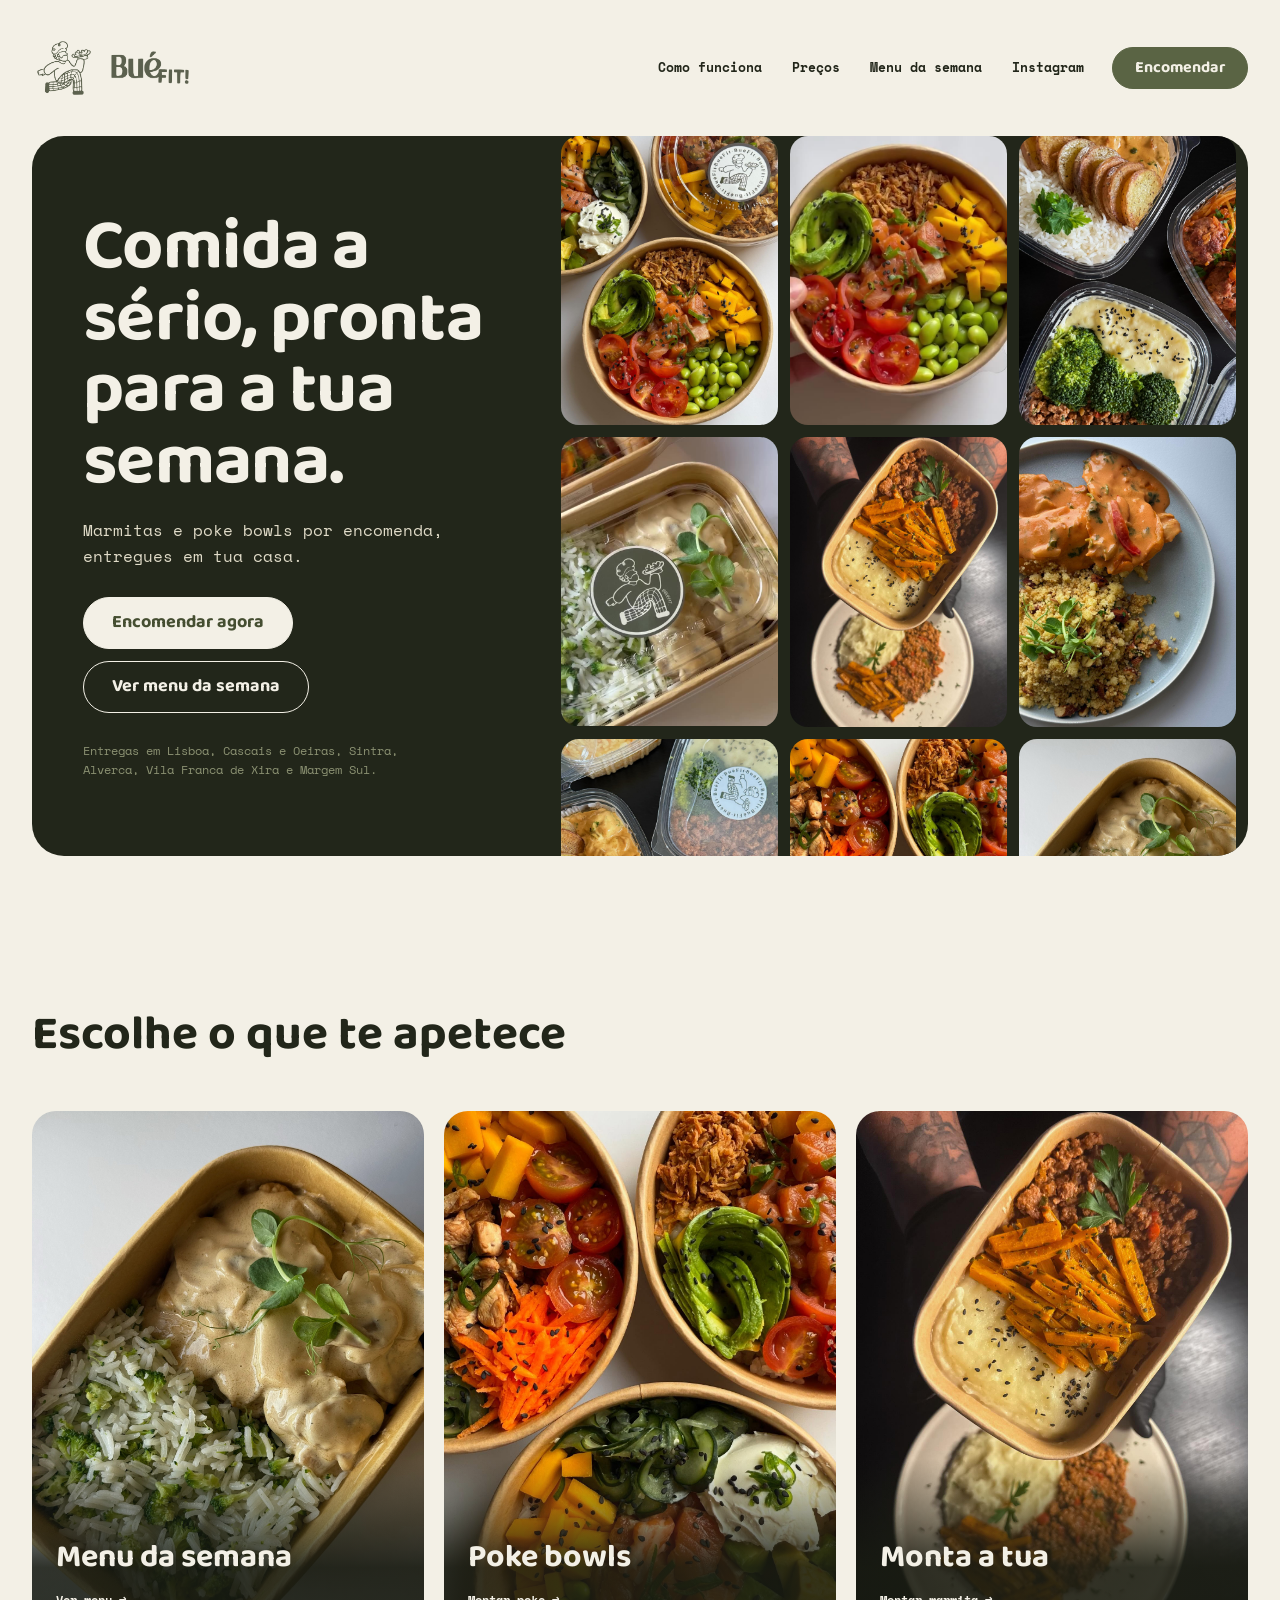
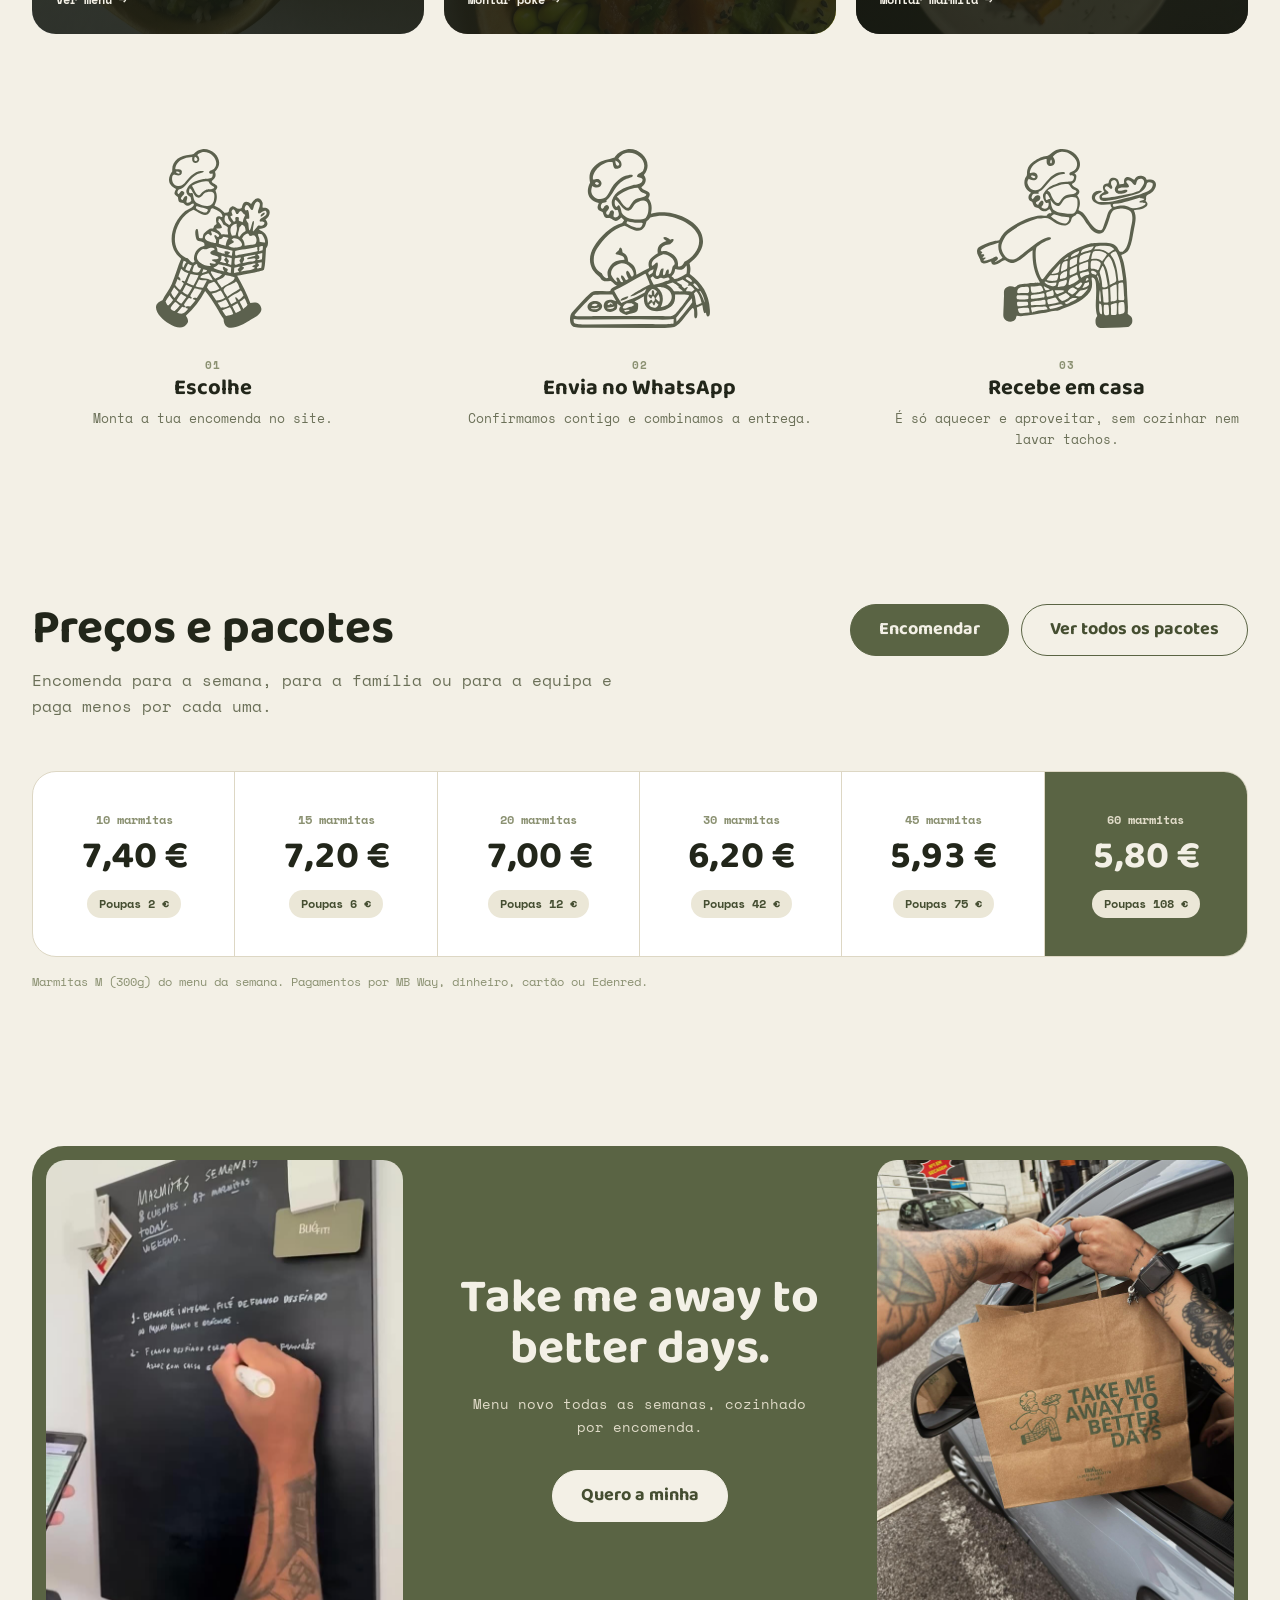
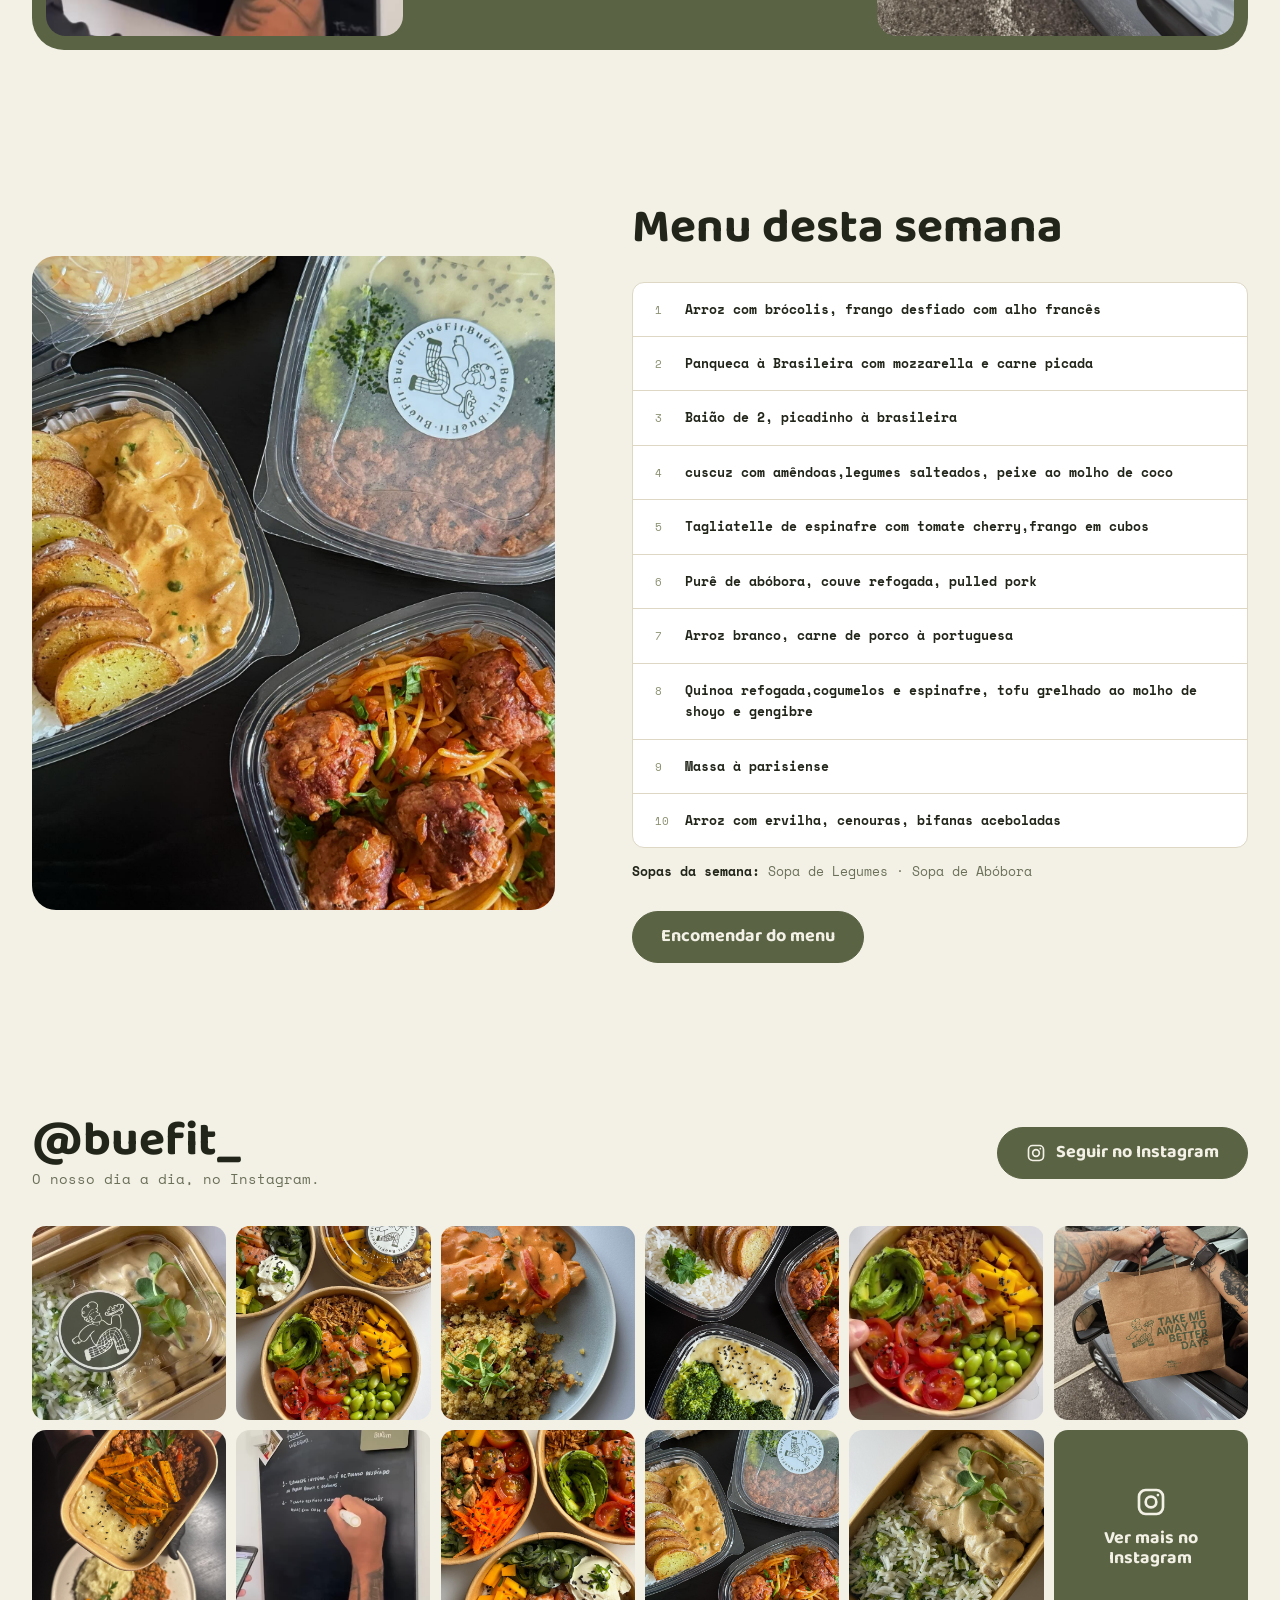
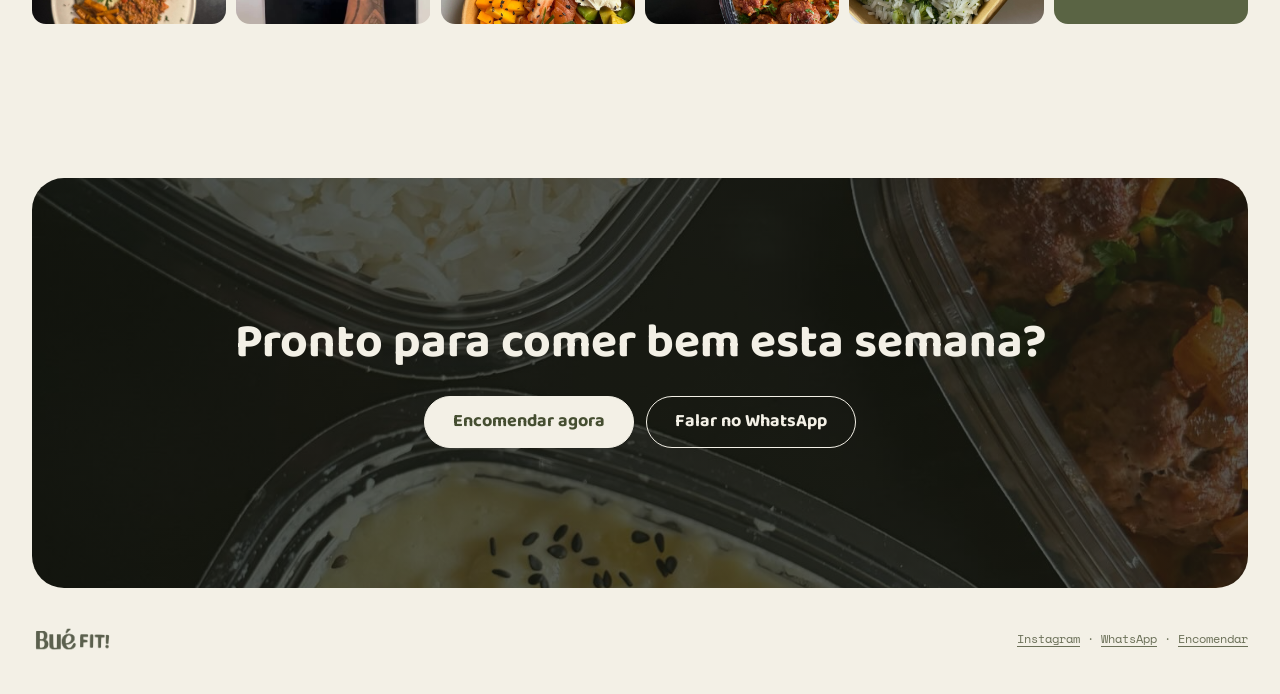
<file: index.html>
<!DOCTYPE html>
<html lang="pt-PT">
<head>
<meta charset="UTF-8">
<meta name="viewport" content="width=device-width, initial-scale=1.0">
<title>Bué FIT! — Marmitas saudáveis, entregues em tua casa</title>
<meta name="description" content="Marmitas saudáveis por encomenda, entregues em tua casa. Menu renovado toda a semana.">
<link rel="icon" type="image/png" href="images/favicon.png">
<link rel="apple-touch-icon" href="images/apple-touch-icon.png">
<!-- Open Graph / partilha de links — para trocar a imagem, substitui images/og.jpg (1200×630) -->
<meta property="og:type" content="website">
<meta property="og:title" content="Bué FIT! — Marmitas saudáveis, entregues em tua casa">
<meta property="og:description" content="Marmitas saudáveis por encomenda, entregues em tua casa. Menu renovado toda a semana.">
<meta property="og:image" content="https://buefit.com/images/og.jpg">
<meta property="og:image:width" content="1200">
<meta property="og:image:height" content="630">
<meta name="twitter:card" content="summary_large_image">
<link rel="preconnect" href="https://fonts.googleapis.com">
<link rel="preconnect" href="https://fonts.gstatic.com" crossorigin>
<link href="https://fonts.googleapis.com/css2?family=Baloo+2:wght@600;700;800&family=Space+Mono:ital,wght@0,400;0,700;1,400&display=swap" rel="stylesheet">
<script>document.write(`<link rel="stylesheet" href="styles/app.css?t=${Date.now()}">`);</script>
</head>
<body class="page-home">

<header class="home-top">
  <a class="home-brand" href="index.html">
    <img class="logo" src="images/logo.png" alt="">
    <img class="word" src="images/wordmark.png" alt="Bué FIT!">
  </a>
  <nav class="home-links">
    <a href="#produtos">Como funciona</a>
    <a href="#precos">Preços</a>
    <a href="#menu">Menu da semana</a>
    <a href="#galeria">Instagram</a>
  </nav>
  <a class="btn" href="encomendar.html">Encomendar</a>
</header>

<main>

  <!-- ============ HERO ============ -->
  <section class="hero">
    <div class="hero-text">
      <h1>Comida a sério, pronta para a tua semana.</h1>
      <p class="lead">Marmitas e poke bowls por encomenda, entregues em tua casa.</p>
      <div class="cta-row">
        <a class="btn big light" href="encomendar.html">Encomendar agora</a>
        <a class="btn big outline-light" href="#menu">Ver menu da semana</a>
      </div>
      <p class="hero-note" id="zoneNote"></p>
    </div>
    <div class="hero-media" aria-hidden="true">
      <div class="col">
        <img src="images/galeria/04.jpg" alt="">
        <video src="images/galeria/13.mp4" poster="images/galeria/13.poster.jpg" autoplay muted loop playsinline></video>
        <img src="images/galeria/02.jpg" alt="">
      </div>
      <div class="col">
        <video src="images/galeria/05.mp4" poster="images/galeria/05.poster.jpg" autoplay muted loop playsinline></video>
        <img src="images/galeria/10.jpg" alt="">
        <img src="images/galeria/06.jpg" alt="">
      </div>
      <div class="col">
        <img src="images/galeria/01.jpg" alt="">
        <img src="images/galeria/11.jpg" alt="">
        <img src="images/galeria/12.jpg" alt="">
      </div>
    </div>
  </section>

  <!-- ============ PRODUTOS ============ -->
  <section id="produtos">
    <h2>Escolhe o que te apetece</h2>
    <div class="features">
      <a class="feature" href="encomendar.html#week">
        <img src="images/galeria/12.jpg" alt="Marmita de arroz com brócolos e frango com molho cremoso" loading="lazy">
        <div class="feature-text">
          <h3>Menu da semana</h3>
          <span class="more">Ver menu →</span>
        </div>
      </a>
      <a class="feature" href="encomendar.html#poke">
        <img src="images/galeria/06.jpg" alt="Três poke bowls de salmão e frango com manga, abacate e edamame" loading="lazy">
        <div class="feature-text">
          <h3>Poke bowls</h3>
          <span class="more">Montar poke →</span>
        </div>
      </a>
      <a class="feature" href="encomendar.html#build">
        <img src="images/galeria/10.jpg" alt="Marmita com puré, cenoura e carne picada, ao lado do mesmo prato servido" loading="lazy">
        <div class="feature-text">
          <h3>Monta a tua</h3>
          <span class="more">Montar marmita →</span>
        </div>
      </a>
    </div>
    <ol class="steps" id="como">
      <li>
        <img src="images/chef_03.svg" alt="" loading="lazy">
        <span class="step-num">01</span>
        <h3>Escolhe</h3>
        <p>Monta a tua encomenda no site.</p>
      </li>
      <li>
        <img src="images/chef_04.svg" alt="" loading="lazy">
        <span class="step-num">02</span>
        <h3>Envia no WhatsApp</h3>
        <p>Confirmamos contigo e combinamos a entrega.</p>
      </li>
      <li>
        <img src="images/chef_05.svg" alt="" loading="lazy">
        <span class="step-num">03</span>
        <h3>Recebe em casa</h3>
        <p>É só aquecer e aproveitar, sem cozinhar nem lavar tachos.</p>
      </li>
    </ol>
  </section>

  <!-- ============ PREÇOS E PACOTES ============ -->
  <section id="precos" class="prices">
    <div class="prices-head">
      <div>
        <h2>Preços e pacotes</h2>
        <p class="prices-lead">Encomenda para a semana, para a família ou para a equipa e paga menos por cada uma.</p>
      </div>
      <div class="cta-row">
        <a class="btn big" href="encomendar.html">Encomendar</a>
        <a class="btn big ghost" href="encomendar.html#pacotes">Ver todos os pacotes</a>
      </div>
    </div>
    <!-- pacotes lidos de data/precos.js (menu da semana, tamanho M) -->
    <ol class="packs" id="packList"></ol>
    <p class="prices-note">Marmitas M (300g) do menu da semana. Pagamentos por MB Way, dinheiro, cartão ou Edenred.</p>
  </section>

  <!-- ============ MARCA ============ -->
  <section class="story">
    <video class="autoplay" src="images/galeria/03.mp4" poster="images/galeria/03.poster.jpg" muted loop playsinline preload="none" aria-label="A escrever o menu da semana no quadro da cozinha"></video>
    <div class="story-text">
      <h2>Take me away to better days.</h2>
      <p>Menu novo todas as semanas, cozinhado por encomenda.</p>
      <a class="btn big light" href="encomendar.html">Quero a minha</a>
    </div>
    <img src="images/galeria/08.jpg" alt="Saco Bué FIT entregue à janela do carro" loading="lazy">
  </section>

  <!-- ============ MENU DA SEMANA ============ -->
  <section id="menu" class="menu">
    <img src="images/galeria/02.jpg" alt="Marmitas Bué FIT com frango, batata assada e esparguete com almôndegas" loading="lazy">
    <div>
      <h2>Menu desta semana</h2>
      <ol class="menu-list" id="menuList"></ol>
      <p class="menu-soups" id="menuSoups" hidden></p>
      <div class="cta-row"><a class="btn big" href="encomendar.html#week">Encomendar do menu</a></div>
    </div>
  </section>

  <!-- ============ GALERIA ============ -->
  <section id="galeria" class="ig">
    <div class="ig-head">
      <div>
        <h2>@buefit_</h2>
        <p>O nosso dia a dia, no Instagram.</p>
      </div>
      <a class="btn big" href="https://www.instagram.com/buefit_/" target="_blank" rel="noopener"><svg width="20" height="20" viewBox="0 0 24 24" fill="none" stroke="currentColor" stroke-width="2" aria-hidden="true"><rect x="3" y="3" width="18" height="18" rx="5"/><circle cx="12" cy="12" r="4"/><circle cx="17.2" cy="6.8" r="1" fill="currentColor" stroke="none"/></svg> Seguir no Instagram</a>
    </div>
    <!-- fotos e vídeos listados em data/galeria.js -->
    <div class="ig-grid" id="gallery">
      <a class="ig-more" href="https://www.instagram.com/buefit_/" target="_blank" rel="noopener"><svg width="20" height="20" viewBox="0 0 24 24" fill="none" stroke="currentColor" stroke-width="2" aria-hidden="true"><rect x="3" y="3" width="18" height="18" rx="5"/><circle cx="12" cy="12" r="4"/><circle cx="17.2" cy="6.8" r="1" fill="currentColor" stroke="none"/></svg><b>Ver mais no Instagram</b></a>
    </div>
  </section>

  <!-- ============ CTA FINAL ============ -->
  <section class="closing">
    <h2>Pronto para comer bem esta semana?</h2>
    <div class="cta-row">
      <a class="btn big light" href="encomendar.html">Encomendar agora</a>
      <a class="btn big outline-light" id="waLink" target="_blank" rel="noopener">Falar no WhatsApp</a>
    </div>
  </section>

</main>

<footer class="home-foot">
  <img src="images/wordmark_h.png" alt="Bué FIT!">
  <p>
    <a href="https://www.instagram.com/buefit_/" target="_blank" rel="noopener">Instagram</a> ·
    <a id="waFoot" target="_blank" rel="noopener">WhatsApp</a> ·
    <a href="encomendar.html">Encomendar</a>
  </p>
</footer>

<script>
/* anti-cache: carrega dados e scripts com um parâmetro único por visita,
   para o browser/CDN nunca usar versões antigas (menus desatualizados). */
[
  'data/ingredientes.js', 'data/semanas.js', 'data/pokes.js', 'data/zonas.js',
  'data/precos.js', 'data/mensagens.js', 'data/galeria.js', 'javascript/funcoes.js', 'javascript/home.js',
].forEach(f => document.write(`<script src="${f}?t=${Date.now()}"><\/script>`));
</script>
</body>
</html>
</file>
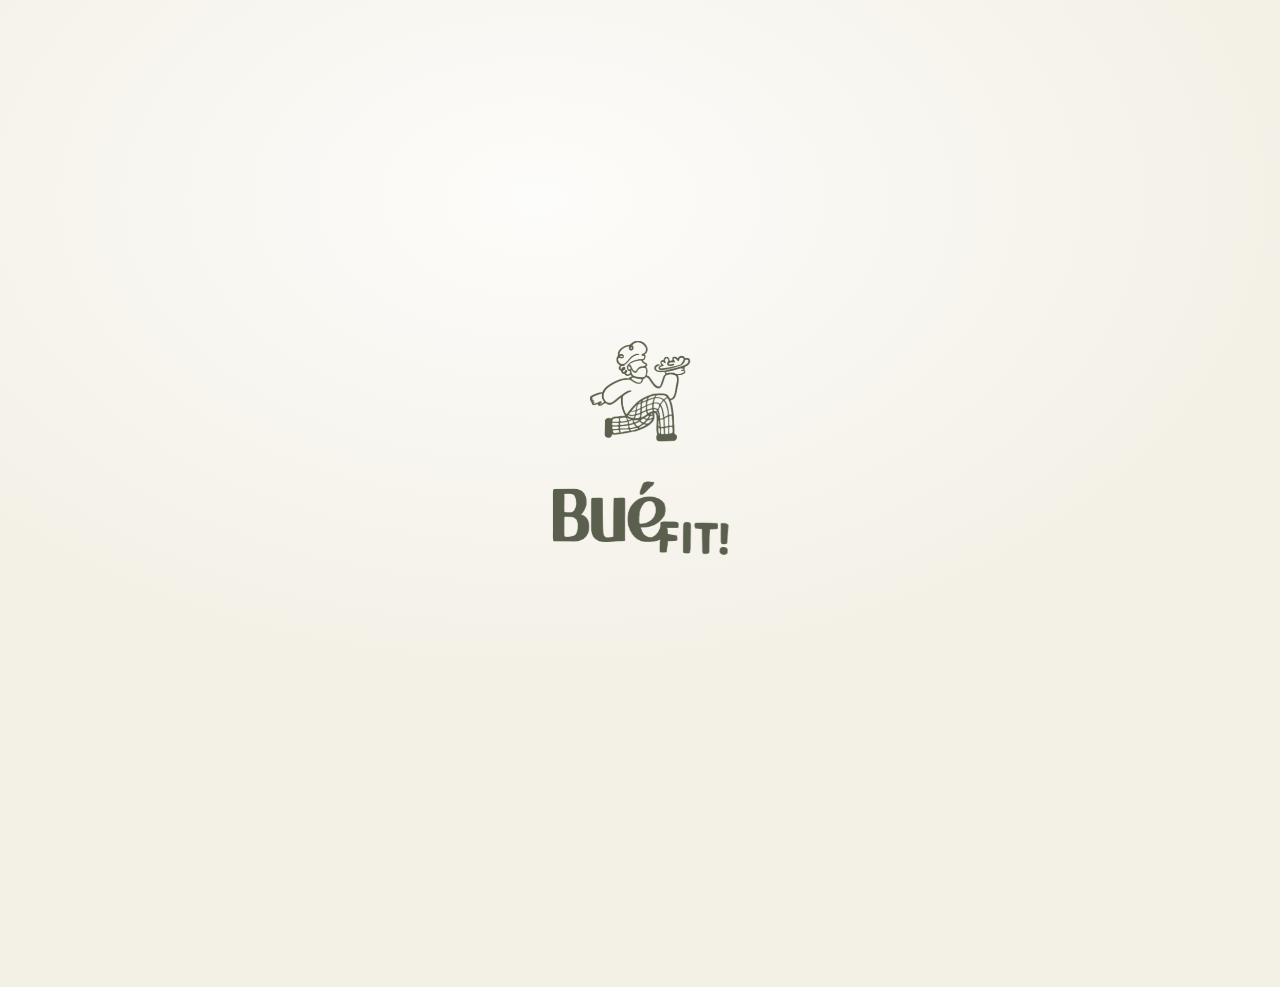
<file: encomendar.html>
<!DOCTYPE html>
<html lang="pt-PT">
<head>
<meta charset="UTF-8">
<meta name="viewport" content="width=device-width, initial-scale=1.0">
<title>Bué FIT! — Encomendar</title>
<meta name="description" content="Marmitas saudáveis por encomenda, entregues em tua casa. Menu renovado toda a semana.">
<link rel="icon" type="image/png" href="images/favicon.png">
<link rel="apple-touch-icon" href="images/apple-touch-icon.png">
<!-- Open Graph / partilha de links — para trocar a imagem, substitui images/og.jpg (1200×630) -->
<meta property="og:type" content="website">
<meta property="og:title" content="Bué FIT! — Marmitas por encomenda">
<meta property="og:description" content="Marmitas saudáveis por encomenda, entregues em tua casa. Menu renovado toda a semana.">
<meta property="og:image" content="https://buefit.com/images/og.jpg">
<meta property="og:image:width" content="1200">
<meta property="og:image:height" content="630">
<meta name="twitter:card" content="summary_large_image">
<link rel="preconnect" href="https://fonts.googleapis.com">
<link rel="preconnect" href="https://fonts.gstatic.com" crossorigin>
<link href="https://fonts.googleapis.com/css2?family=Baloo+2:wght@600;700;800&family=Space+Mono:ital,wght@0,400;0,700;1,400&display=swap" rel="stylesheet">
<script>document.write(`<link rel="stylesheet" href="styles/app.css?t=${Date.now()}">`);</script>
</head>
<body class="page-app preload">

<div id="intro">
  <div class="intro-inner">
    <div class="intro-logo"><img src="images/logo.png" alt=""></div>
    <div class="intro-word"><img src="images/wordmark.png" alt="Bué FIT!"></div>
  </div>
</div>

<header>
  <a class="logo-mark" href="index.html" title="Página inicial"><img src="images/logo.png" alt="Bué FIT — página inicial"></a>
  <div>
    <div class="wordmark"><img src="images/wordmark.png" alt="Bué FIT!"></div>
    <div class="tagline">Marmitas saudáveis · entregues em tua casa</div>
  </div>
</header>

<nav id="nav">
  <button class="nav-btn active" data-view="week">Menu da semana</button>
  <button class="nav-btn" data-view="poke">Poke bowls</button>
  <button class="nav-btn" data-view="extras">Sobremesas</button>
  <button class="nav-btn" data-view="build">Monta a tua</button>
  <button class="nav-btn" data-view="pacotes">Pacotes</button>
</nav>

<main>

  <!-- ============ BUILDER ============ -->
  <section class="view" id="view-build">
    <div class="builder">
      <div class="stage">
        <div class="scene-wrap" id="sceneWrap">
          <div class="scene" id="scene">
            <svg id="marmitaSvg" viewBox="-250 -140 500 355" xmlns="http://www.w3.org/2000/svg" role="img" aria-label="Marmita kraft em perspetiva isométrica com três compartimentos">
              <defs>
                <rect id="mRim" x="-150" y="-105" width="300" height="210" rx="72" ry="72"/>
                <rect id="mInner" x="-142" y="-97" width="284" height="194" rx="66" ry="66"/>
                <linearGradient id="mWallGrad" x1="0" y1="0" x2="1" y2="0">
                  <stop offset="0" stop-color="#D8A96E"/>
                  <stop offset=".5" stop-color="#CE9C60"/>
                  <stop offset="1" stop-color="#BE8A4F"/>
                </linearGradient>
              </defs>
              <ellipse cx="0" cy="150" rx="235" ry="52" fill="#3B4229" opacity=".12"/>
              <g id="mWalls"></g>
              <g id="mWallText"></g>
              <g id="mRimTop" transform="matrix(-0.866,0.5,0.866,0.5,0,0)"></g>
              <g id="mCavity"></g>
              <g id="mFood"></g>
              <g id="mHints"></g>
            </svg>
          </div>
        </div>
      </div>

      <div class="wizard">
        <div class="wizard-head">
          <button class="wiz-back" id="wizBack" hidden aria-label="voltar">←</button>
          <div>
            <div class="wizard-title">Montar marmita</div>
            <div class="wizard-step" id="wizStepLabel">Passo 1 de 3 · Base</div>
          </div>
          <div class="wiz-dots" id="wizDots"><i class="on"></i><i></i><i></i><i></i></div>
        </div>
        <div class="diet-bar" id="dietBar">
          <button class="diet-trigger" id="dietTrigger" aria-haspopup="listbox">
            <span id="dietTriggerLabel">Restrições alimentares</span>
            <span class="arr">▼</span>
          </button>
          <button class="random-btn" id="randomBtn" title="Surpreende-me" aria-label="Surpreende-me">
            <svg width="18" height="18" viewBox="0 0 24 24" fill="none" stroke="currentColor" stroke-width="1.8">
              <rect x="3.5" y="3.5" width="17" height="17" rx="4"/>
              <circle cx="8.2" cy="8.2" r="1.4" fill="currentColor" stroke="none"/>
              <circle cx="15.8" cy="8.2" r="1.4" fill="currentColor" stroke="none"/>
              <circle cx="12" cy="12" r="1.4" fill="currentColor" stroke="none"/>
              <circle cx="8.2" cy="15.8" r="1.4" fill="currentColor" stroke="none"/>
              <circle cx="15.8" cy="15.8" r="1.4" fill="currentColor" stroke="none"/>
            </svg>
          </button>
          <div class="diet-menu" id="dietMenu" hidden>
            <!-- opções geradas a partir de DIETAS (ingredientes.js) -->
          </div>
        </div>
        <div class="wiz-panes" id="wizPanes">
          <div class="chip-pane active" id="pane-base"></div>
          <div class="chip-pane" id="pane-side"></div>
          <div class="chip-pane" id="pane-prot"></div>
          <div class="chip-pane" id="pane-summary">
            <div class="recipe">
              <button class="recipe-clear" id="recipeClear" aria-label="Limpar seleção e recomeçar" title="Limpar seleção e recomeçar">✕</button>
              <div class="recipe-label">A tua marmita</div>
              <div class="recipe-code" id="recipeCode"></div>
              <div class="summary-lines" id="summaryLines"></div>
              <div class="recipe-row">
                <div class="size-toggle" id="sizeToggle">
                  <button data-size="M" class="on">M · 300g</button>
                  <button data-size="L">L · 400g</button>
                </div>
                <div class="recipe-price" id="recipePrice">9,00&nbsp;€</div>
              </div>
            </div>
            <div class="diet-alert" id="dietAlert" hidden></div>
          </div>
        </div>
        <div class="wizard-foot">
          <button class="continue-btn" id="wizNext" disabled>Continuar</button>
          <div class="wiz-hint" id="wizHint">Uma escolha por compartimento. Podes trocar a categoria em cada passo.</div>
        </div>
      </div>
    </div>

  </section>

  <!-- ============ WEEK ============ -->
  <section class="view active" id="view-week">
    <div class="week-head">
      <p class="week-lead">Sugestões de marmitas, renovadas todas as semanas.</p>
      <div class="week-legend" id="weekLegend"></div>
    </div>
    <div class="week-list" id="weekGrid"></div>
    <div class="week-extras" id="weekSoups" hidden>
      <div class="extras-h">Sopas da semana</div>
      <div class="extras-cols" id="weekSoupGrid"></div>
    </div>
    <div class="week-extras" id="weekJuices" hidden>
      <div class="extras-h">Sumos da semana</div>
      <div class="extras-cols" id="weekJuiceGrid"></div>
    </div>
  </section>

  <!-- ============ POKE ============ -->
  <section class="view" id="view-poke">
    <h2 class="section">Menu Poke</h2>
    <p class="section-sub">Escolhe o teu poke, 1 base e 5 ingredientes. Ingrediente adicional: +1,50&nbsp;€.</p>
    <div class="poke-grid">
      <div>
        <div class="poke-card">
          <h3>O teu poke</h3>
          <div class="radio-row" id="pokeTypes"></div>
        </div>
        <div class="poke-card">
          <h3>Base <span style="opacity:.6">(escolhe 1)</span></h3>
          <div class="radio-row" id="pokeBases"></div>
        </div>
        <div class="poke-card">
          <h3>Ingredientes <span style="opacity:.6">(5 incluídos)</span></h3>
          <div class="radio-row" id="pokeIngs"></div>
          <div class="ing-count" id="ingCount"><b>0</b>/5 ingredientes escolhidos</div>
        </div>
      </div>
      <div class="poke-summary" id="pokeSummary">
        <div class="bowl">
          <div class="bowl-food" id="bowlFood"></div>
          <div class="bowl-dish"></div>
        </div>
        <div class="recipe-code" id="pokeTitle">Poke de Salmão</div>
        <div class="recipe-desc" id="pokeDesc">Escolhe a base e os ingredientes…</div>
        <div class="recipe-row">
          <span style="font-size:11px;text-transform:uppercase;opacity:.7">Total do poke</span>
          <div class="recipe-price" id="pokePrice">14,00&nbsp;€</div>
        </div>
        <button class="add-box-btn" id="addPokeBtn" disabled>Adicionar à encomenda</button>
      </div>
    </div>
  </section>

  <!-- ============ PACOTES ============ -->
  <section class="view" id="view-pacotes">
    <h2 class="section">Pacotes</h2>
    <p class="section-sub">Quantas mais marmitas, menor o preço por unidade. O desconto é aplicado automaticamente na encomenda.</p>
    <div class="pack-grid">
      <div class="pack-card">
        <h3>Menu da semana</h3>
        <div class="pack-table" data-kind="semanal"></div>
      </div>
      <div class="pack-card">
        <h3>Marmitas personalizadas</h3>
        <div class="pack-table" data-kind="propria"></div>
      </div>
    </div>
    <p class="pack-note">Os pacotes contam marmitas do mesmo grupo e tamanho. Alguns ingredientes têm valor acrecido, essa diferença não é afetada pelo desconto.</p>
  </section>

  <!-- ============ EXTRAS ============ -->
  <section class="view" id="view-extras">
    <h2 class="section">Sobremesas</h2>
    <p class="section-sub">O toque final da tua encomenda.</p>
    <div class="extras-cols" id="dessertGrid"></div>
  </section>

</main>

<!-- ============ ORDER PANEL ============ -->
<aside id="panel">
  <button class="panel-close" id="panelClose">✕</button>
  <div class="panel-head">
    <h2>A tua encomenda <span class="count-badge" id="countBadge">0</span>
      <button class="clear-btn" id="clearBtn" style="display:none">limpar</button></h2>
  </div>
  <div class="order-list" id="orderList">
    <div class="empty-state" id="emptyState">
      Escolhe os itens do menu e monte seu pedido
    </div>
  </div>
  <div class="panel-foot">
    <div class="pack-nudge" id="packNudge" style="display:none">
      <div class="pack-text" id="packText"></div>
      <div class="pack-dots" id="packDots"></div>
    </div>
    <div class="delivery-row">
      <select id="deliverySel" aria-label="Zona de entrega">
        <option value="" data-fee="0">Escolher zona de entrega</option>
      </select>
    </div>
    <div class="totals">
      <div class="row"><span>Subtotal</span><span id="subtotal">0,00 €</span></div>
      <div class="row" id="packRow" style="display:none"><span id="packLabel">Desconto pack</span><span id="packVal"></span></div>
      <div class="row"><span>Entrega</span><span id="deliveryFee">—</span></div>
      <div class="grand"><span>Total</span><span class="val" id="grandTotal">0,00 €</span></div>
      <p class="confirm-note">A confirmação do pedido é feita por WhatsApp. Informa suas restrições alimentares ao enviar o pedido.</p>
    </div>
    <button class="wa-btn" id="waBtn" disabled>
      <svg width="20" height="20" viewBox="0 0 24 24" fill="currentColor"><path d="M12 2A10 10 0 0 0 2 12a9.9 9.9 0 0 0 1.5 5.3L2 22l4.8-1.4A10 10 0 1 0 12 2m0 1.8a8.2 8.2 0 1 1-4.1 15.3l-.3-.2-2.9.8.8-2.8-.2-.3A8.2 8.2 0 0 1 12 3.8m-3.1 4c-.2 0-.5.1-.7.3-.2.3-.9.9-.9 2.1s.9 2.4 1 2.6c.1.2 1.8 2.8 4.3 3.8 2.1.8 2.6.7 3 .6.5 0 1.5-.6 1.7-1.2.2-.6.2-1.1.2-1.2l-.3-.2-1-.5c-.2-.1-.9-.5-1.1-.5-.1 0-.3-.1-.4.1l-.6.8c-.1.1-.2.2-.4.1a6.7 6.7 0 0 1-3.3-2.9c-.1-.2 0-.3.1-.4l.5-.6c.1-.2.2-.3.1-.5l-.8-1.9c-.2-.4-.4-.4-.5-.4z"/></svg>
      Enviar no WhatsApp
    </button>
    <button class="copy-btn" id="copyBtn">Copiar pedido</button>
    <div class="wa-note">Envia o teu pedido para
      <button class="wa-num" id="waNum" title="Clica para copiar o número">+351 911 832 176</button></div>
    <div class="pay-note">Pagamento: MB Way · Dinheiro · Cartão · Edenred / Alimentação</div>
  </div>
</aside>

<!-- mobile: fixed build-progress bar (only on the "Monta a tua" view) -->
<div class="build-bar">
  <div class="mini-box">
    <i id="mini-base" class="empty"></i><i id="mini-side" class="empty"></i><i id="mini-prot" class="empty"></i>
  </div>
  <div class="build-bar-text">Escolhe 1 base + 1 acompanhamento + 1 proteína.</div>
</div>

<button class="cart-fab" id="mobileBar" aria-label="Ver encomenda">
  <svg width="22" height="22" viewBox="0 0 24 24" fill="none" stroke="currentColor" stroke-width="2" stroke-linejoin="round" stroke-linecap="round">
    <path d="M5.5 8h13l1 12.5h-15L5.5 8z"/>
    <path d="M9 10.5V6.5a3 3 0 0 1 6 0v4"/>
  </svg>
  <span class="cart-count" id="mobileCount">0</span>
</button>

<div id="toast"></div>

<script>
/* anti-cache: carrega dados e scripts com um parâmetro único por visita,
   para o browser/CDN nunca usar versões antigas (menus desatualizados). */
[
  'data/ingredientes.js', 'data/semanas.js', 'data/pokes.js', 'data/sobremesas.js',
  'data/zonas.js', 'data/precos.js', 'data/mensagens.js',
  'javascript/funcoes.js', 'javascript/app.js',
].forEach(f => document.write(`<script src="${f}?t=${Date.now()}"><\/script>`));
</script>
</body>
</html>
</file>
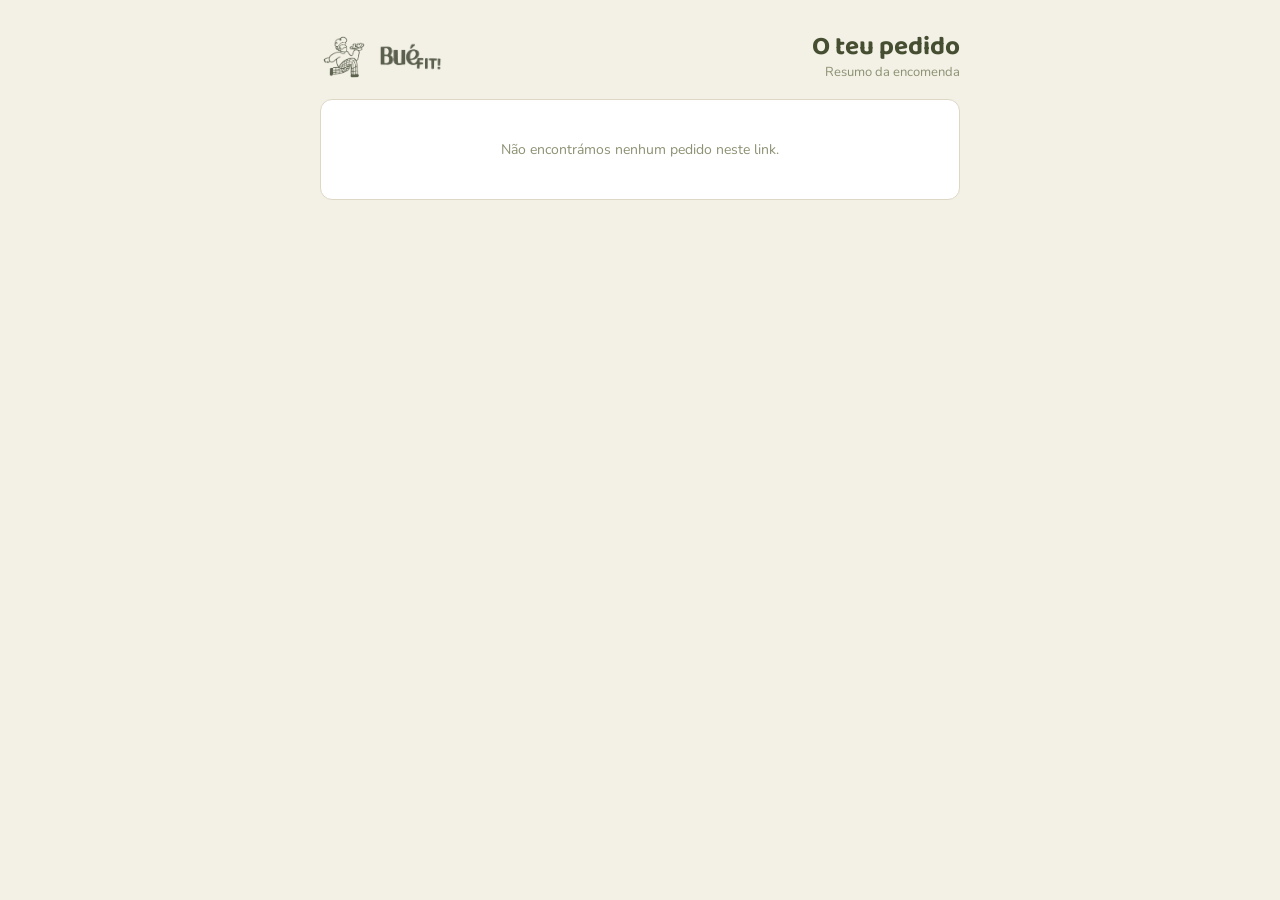
<file: pedido.html>
<!DOCTYPE html>
<html lang="pt-PT">
<head>
<meta charset="UTF-8">
<meta name="viewport" content="width=device-width, initial-scale=1">
<title>Bué FIT! — O teu pedido</title>
<link rel="icon" type="image/png" href="images/favicon.png">
<link rel="apple-touch-icon" href="images/apple-touch-icon.png">
<!-- Open Graph / partilha de links — para trocar a imagem, substitui images/og.jpg (1200×630) -->
<meta property="og:type" content="website">
<meta property="og:title" content="Bué FIT! — O teu pedido">
<meta property="og:description" content="Resumo da tua encomenda de marmitas saudáveis.">
<meta property="og:image" content="https://buefit.com/images/og.jpg">
<meta property="og:image:width" content="1200">
<meta property="og:image:height" content="630">
<meta name="twitter:card" content="summary_large_image">
<link rel="preconnect" href="https://fonts.googleapis.com">
<link href="https://fonts.googleapis.com/css2?family=Baloo+2:wght@600;700;800&family=Nunito:wght@400;600;700;800&display=swap" rel="stylesheet">
<script>document.write(`<link rel="stylesheet" href="styles/app.css?t=${Date.now()}">`);</script>
</head>
<body class="page-pedido">
<div class="wrap">
  <header class="ped-head">
    <div class="ped-brand">
      <div class="logo-mark"><img src="images/logo.png" alt="Bué FIT"></div>
      <div class="wordmark"><img src="images/wordmark.png" alt="Bué FIT!"></div>
    </div>
    <div class="ped-title">
      <h1>O teu pedido</h1>
      <p class="sub">Resumo da encomenda</p>
    </div>
  </header>
  <div id="result"></div>
</div>

<script>
/* anti-cache: carrega dados e scripts com um parâmetro único por visita,
   para o browser/CDN nunca usar versões antigas (menus desatualizados). */
[
  'data/ingredientes.js', 'data/semanas.js', 'data/pokes.js', 'data/sobremesas.js',
  'data/zonas.js', 'data/precos.js', 'javascript/funcoes.js',
].forEach(f => document.write(`<script src="${f}?t=${Date.now()}"><\/script>`));
</script>
<script>
const $ = s => document.querySelector(s);
const eur = n => n.toFixed(2).replace('.', ',') + ' €';
const esc = s => s.replace(/[&<>"]/g, c => ({'&':'&amp;','<':'&lt;','>':'&gt;','"':'&quot;'}[c]));

function render(code){
  const out = $('#result');
  if (!code) {
    out.innerHTML = '<div class="order-card"><div class="empty">Não encontrámos nenhum pedido neste link.</div></div>';
    return;
  }
  const { items, zone, checksumOk, errors } = decodeOrderCode(code);
  if (!items.length || errors.length || !checksumOk) {
    out.innerHTML = '<div class="alert">Não foi possível ler este pedido — confirma que o link foi copiado por completo.</div>';
    return;
  }

  const totals = orderTotals(items);
  const fee = zone ? zone[1] : 0;
  const total = totals.total + fee;

  out.innerHTML = `<div class="order-card">
    <div class="order-head"><h2>${items.reduce((s, o) => s + o.qty, 0)} itens</h2></div>
    ${items.map(o => `
      <div class="item">
        <div class="q">${o.qty}×</div>
        <div class="info">
          <div class="t"><span class="tag">${esc(o.tag)}</span>${esc(o.title)}</div>
          ${o.desc ? `<div class="d">${esc(o.desc)}</div>` : ''}
        </div>
        <div class="p">${eur(o.price * o.qty)}${o.extra ? `<small>inclui ${eur(o.extra * o.qty)} extras</small>` : ''}</div>
      </div>`).join('')}
    <div class="totals">
      <div class="tot-line"><span>Subtotal</span><span>${eur(totals.subtotal)}</span></div>
      ${totals.packs.map(p => `<div class="tot-line disc"><span>Pacote ${esc(p.label)} (${p.packs.join('+')})</span><span>−${eur(p.saving)}</span></div>`).join('')}
      <div class="tot-line"><span>Entrega${zone ? ` (${esc(zone[0])})` : ''}</span><span>${zone ? eur(fee) : 'zona por definir'}</span></div>
      <div class="tot-line grand"><span>Total</span><span>${eur(total)}</span></div>
    </div>
  </div>`;
}

render(new URLSearchParams(location.search).get('c'));
</script>
</body>
</html>
</file>
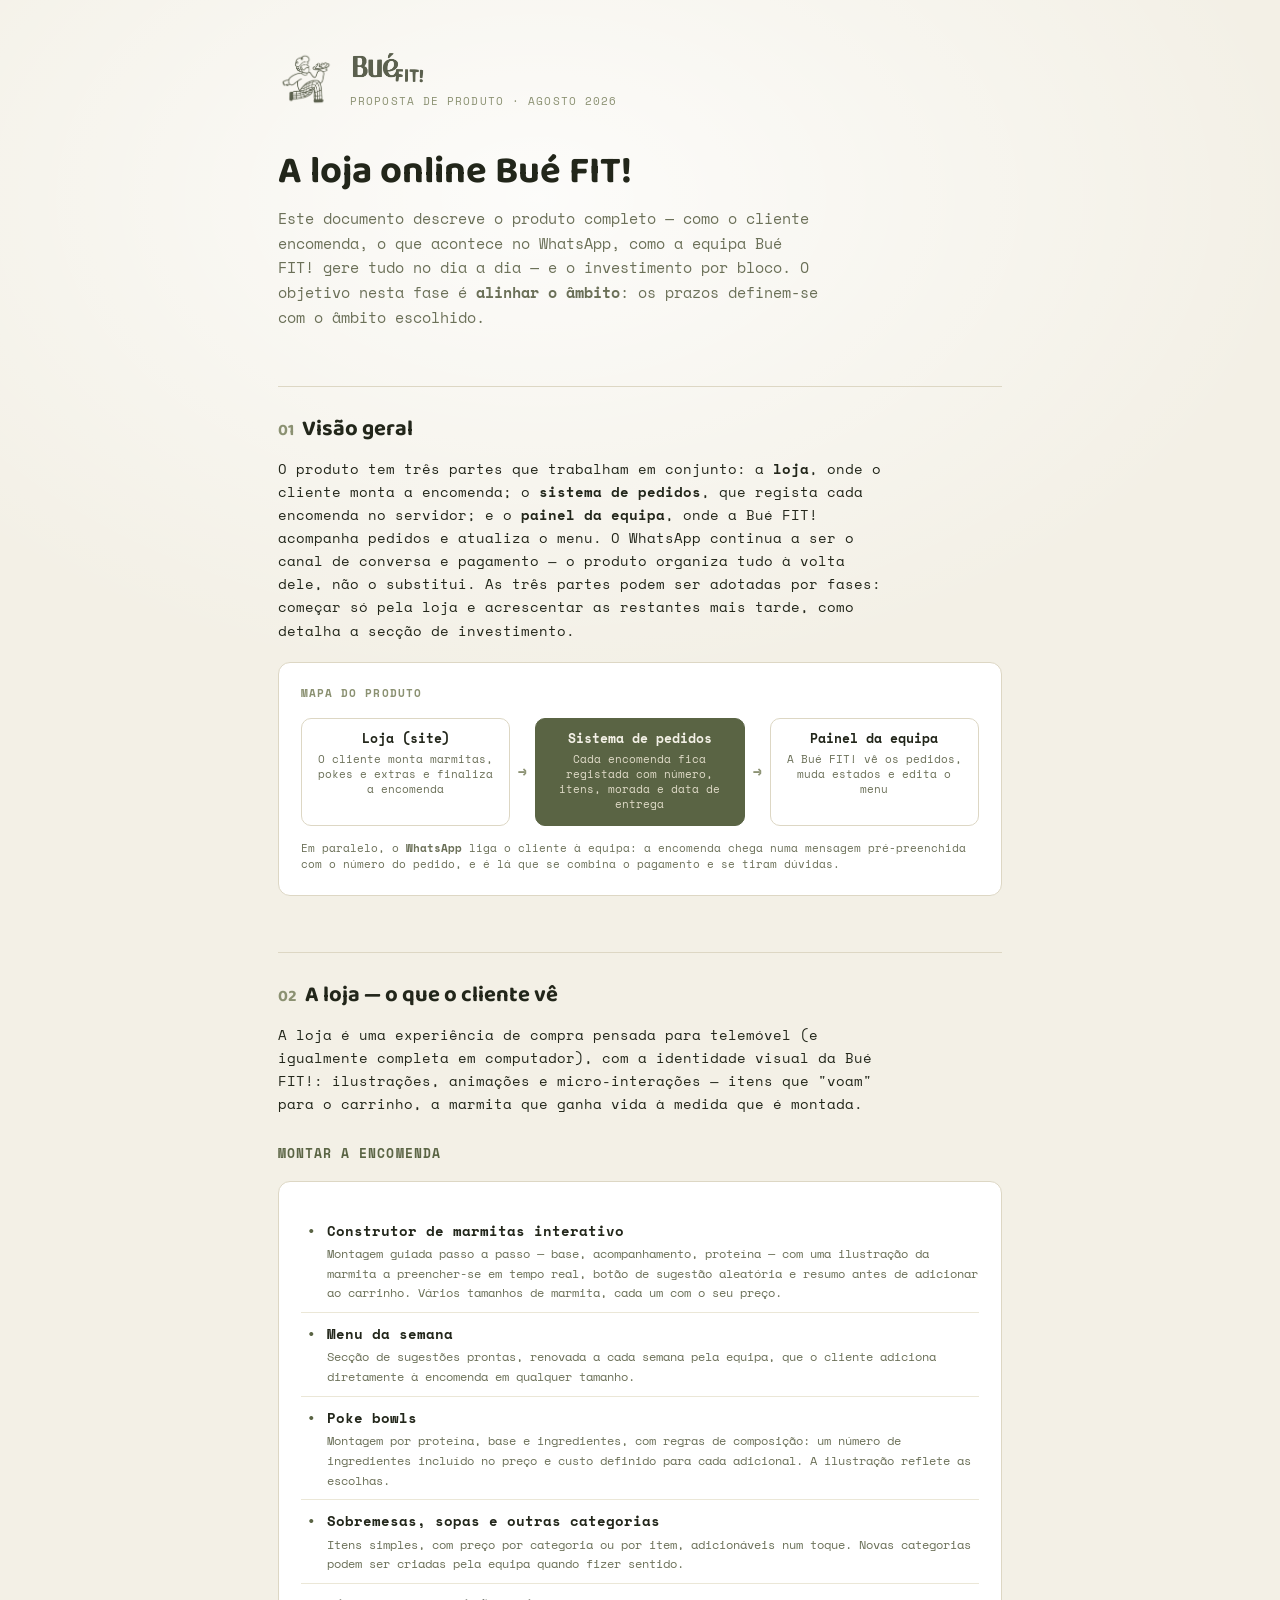
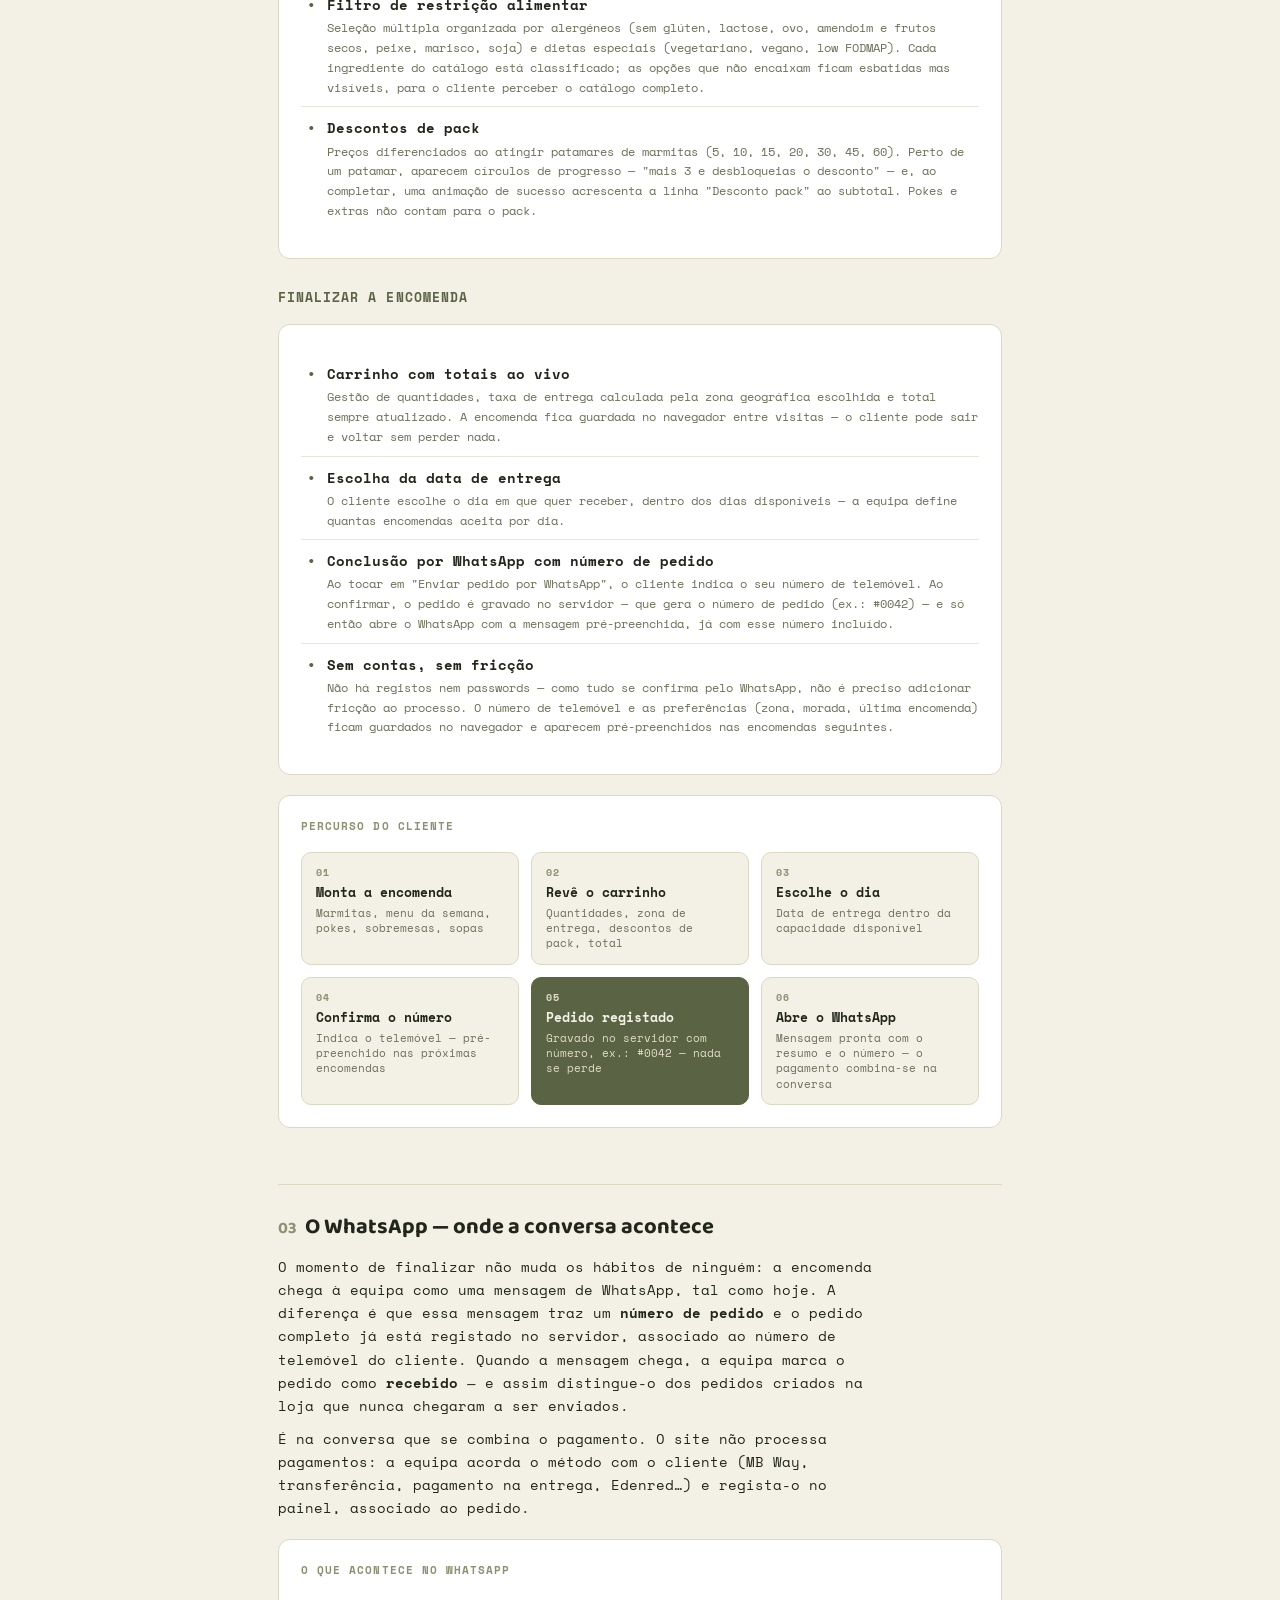
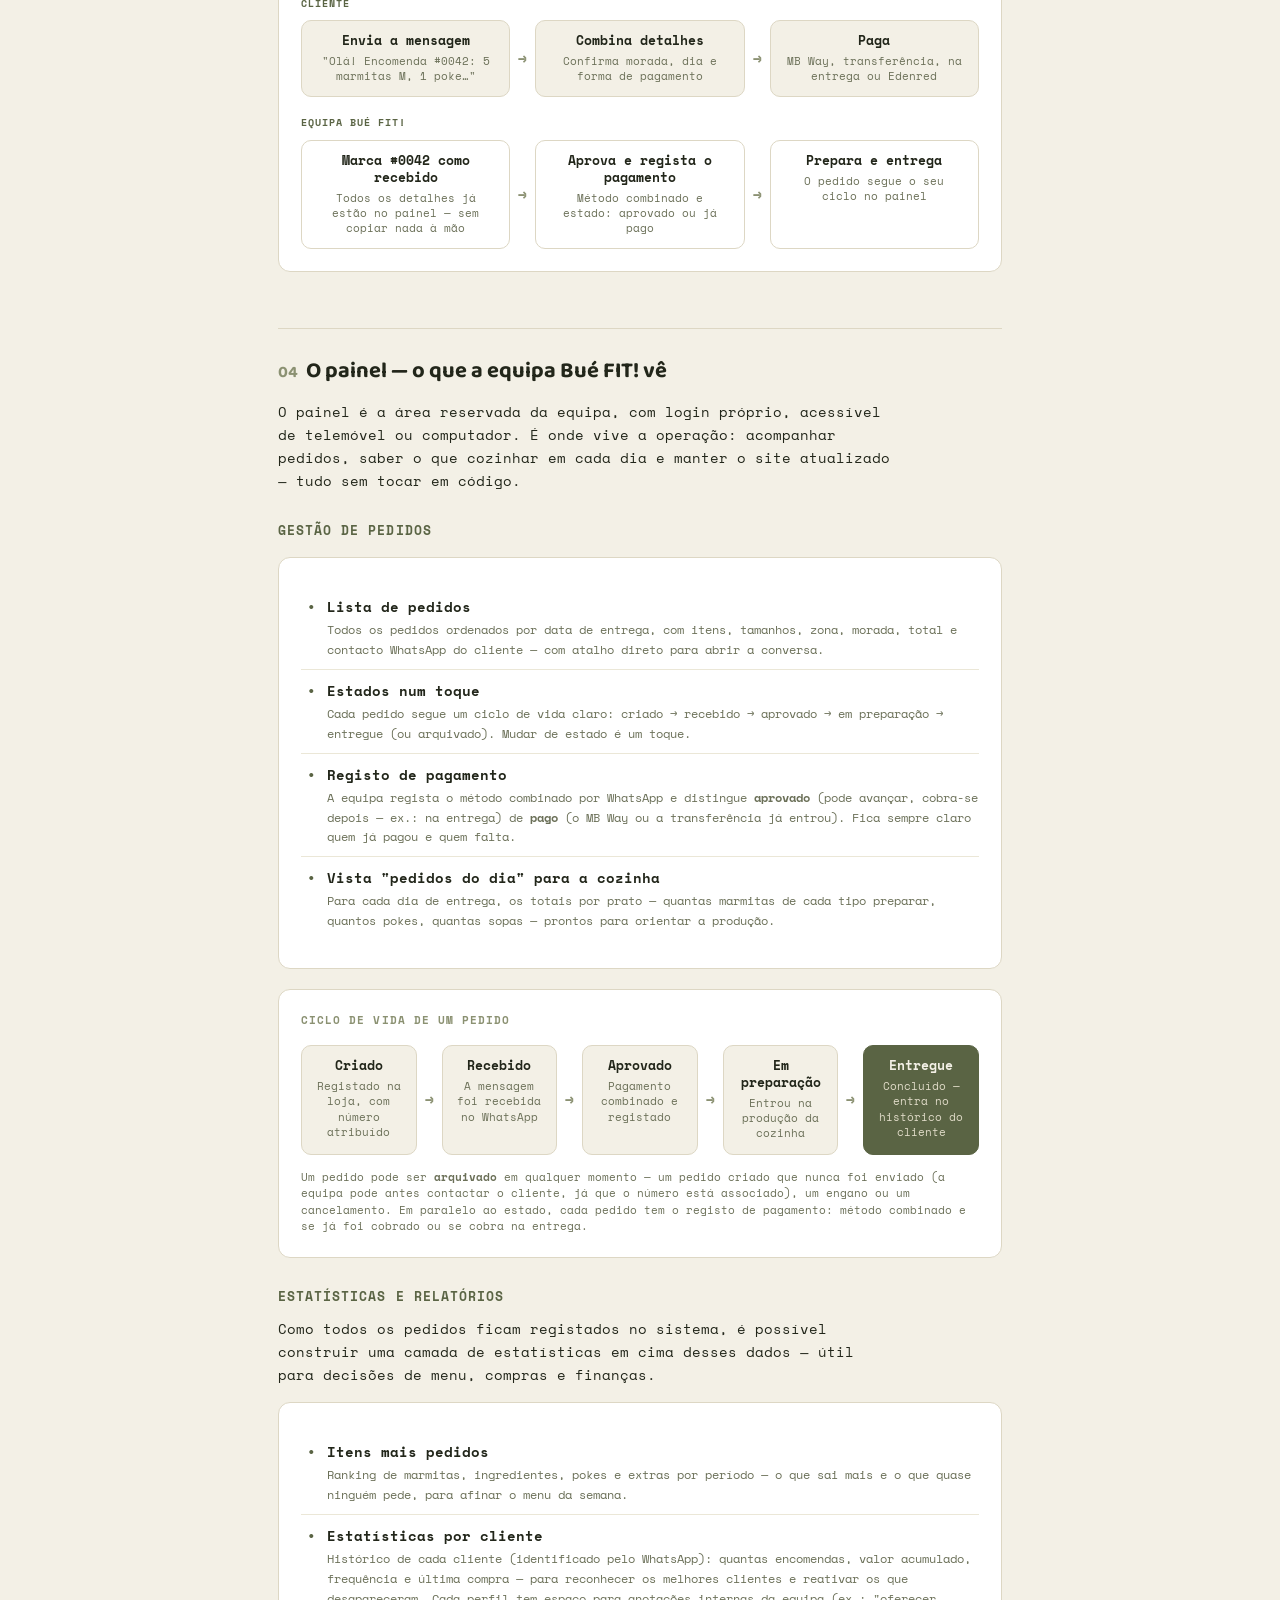
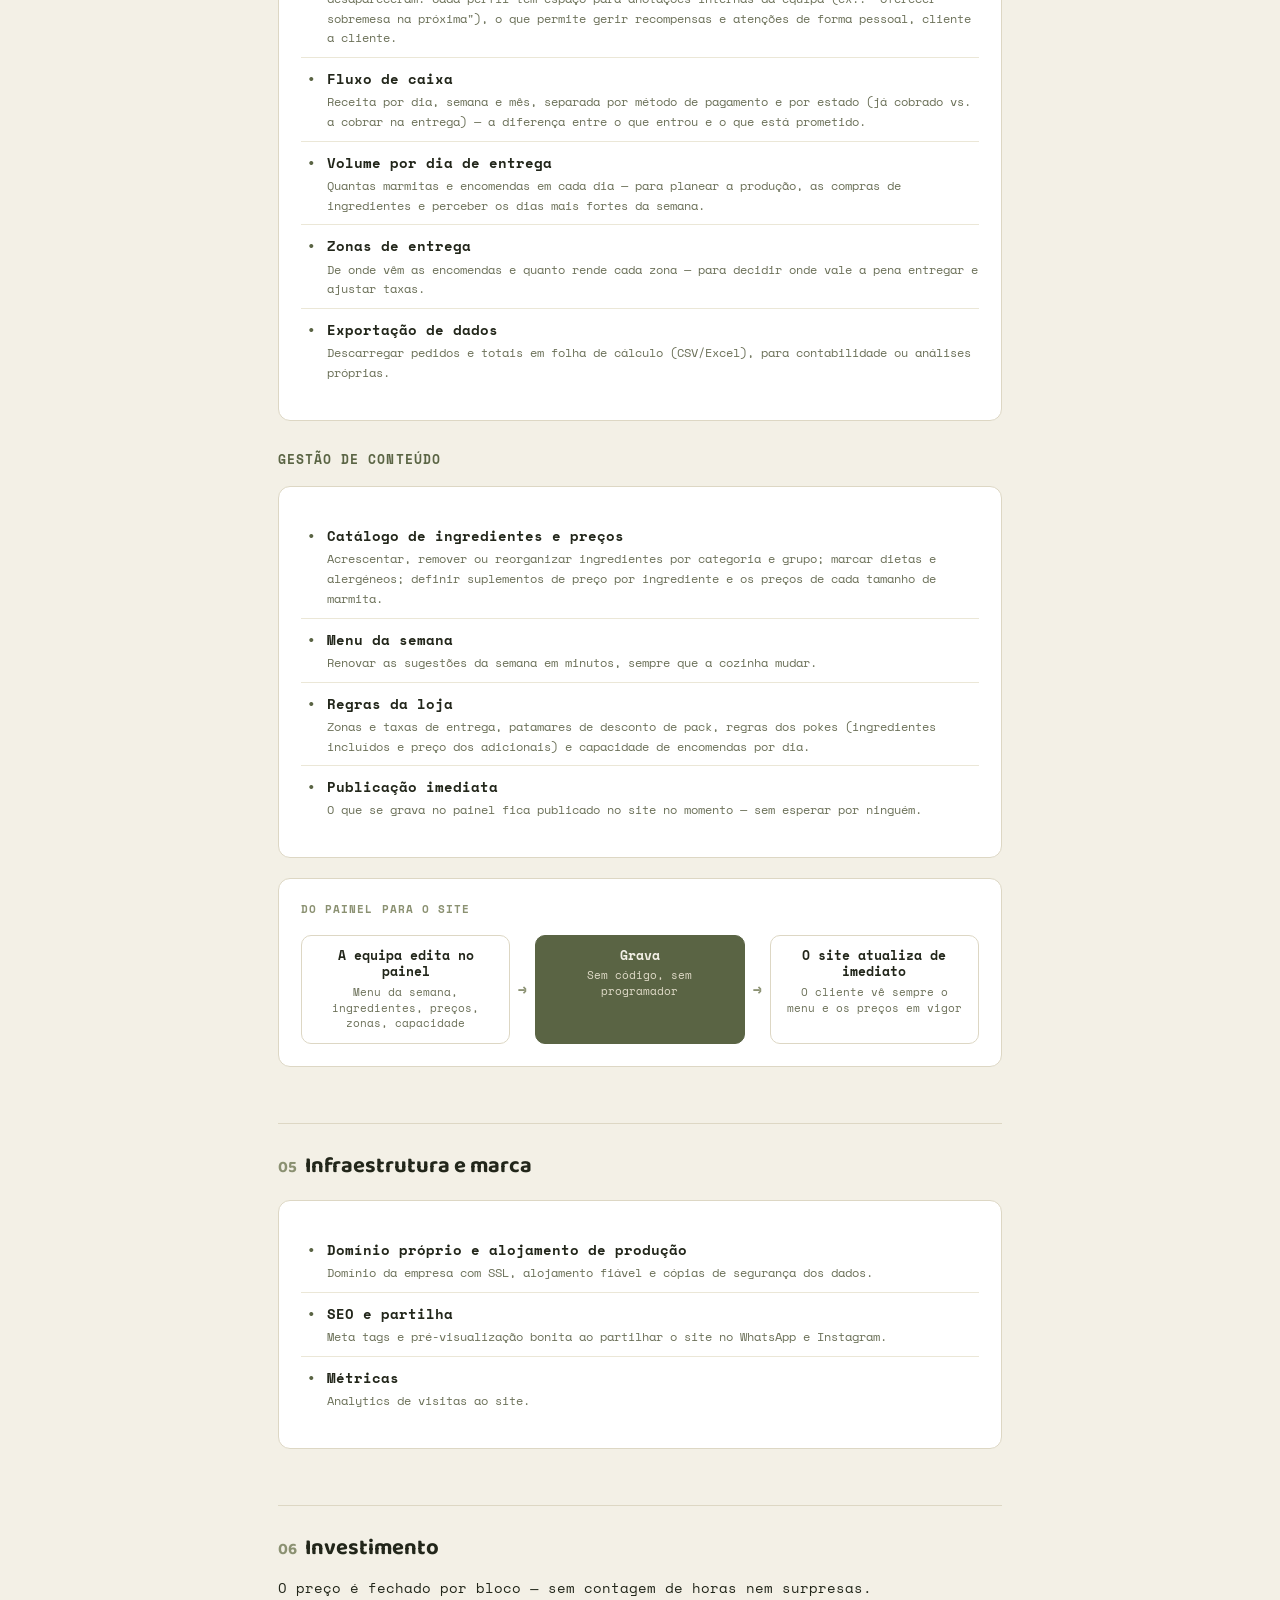
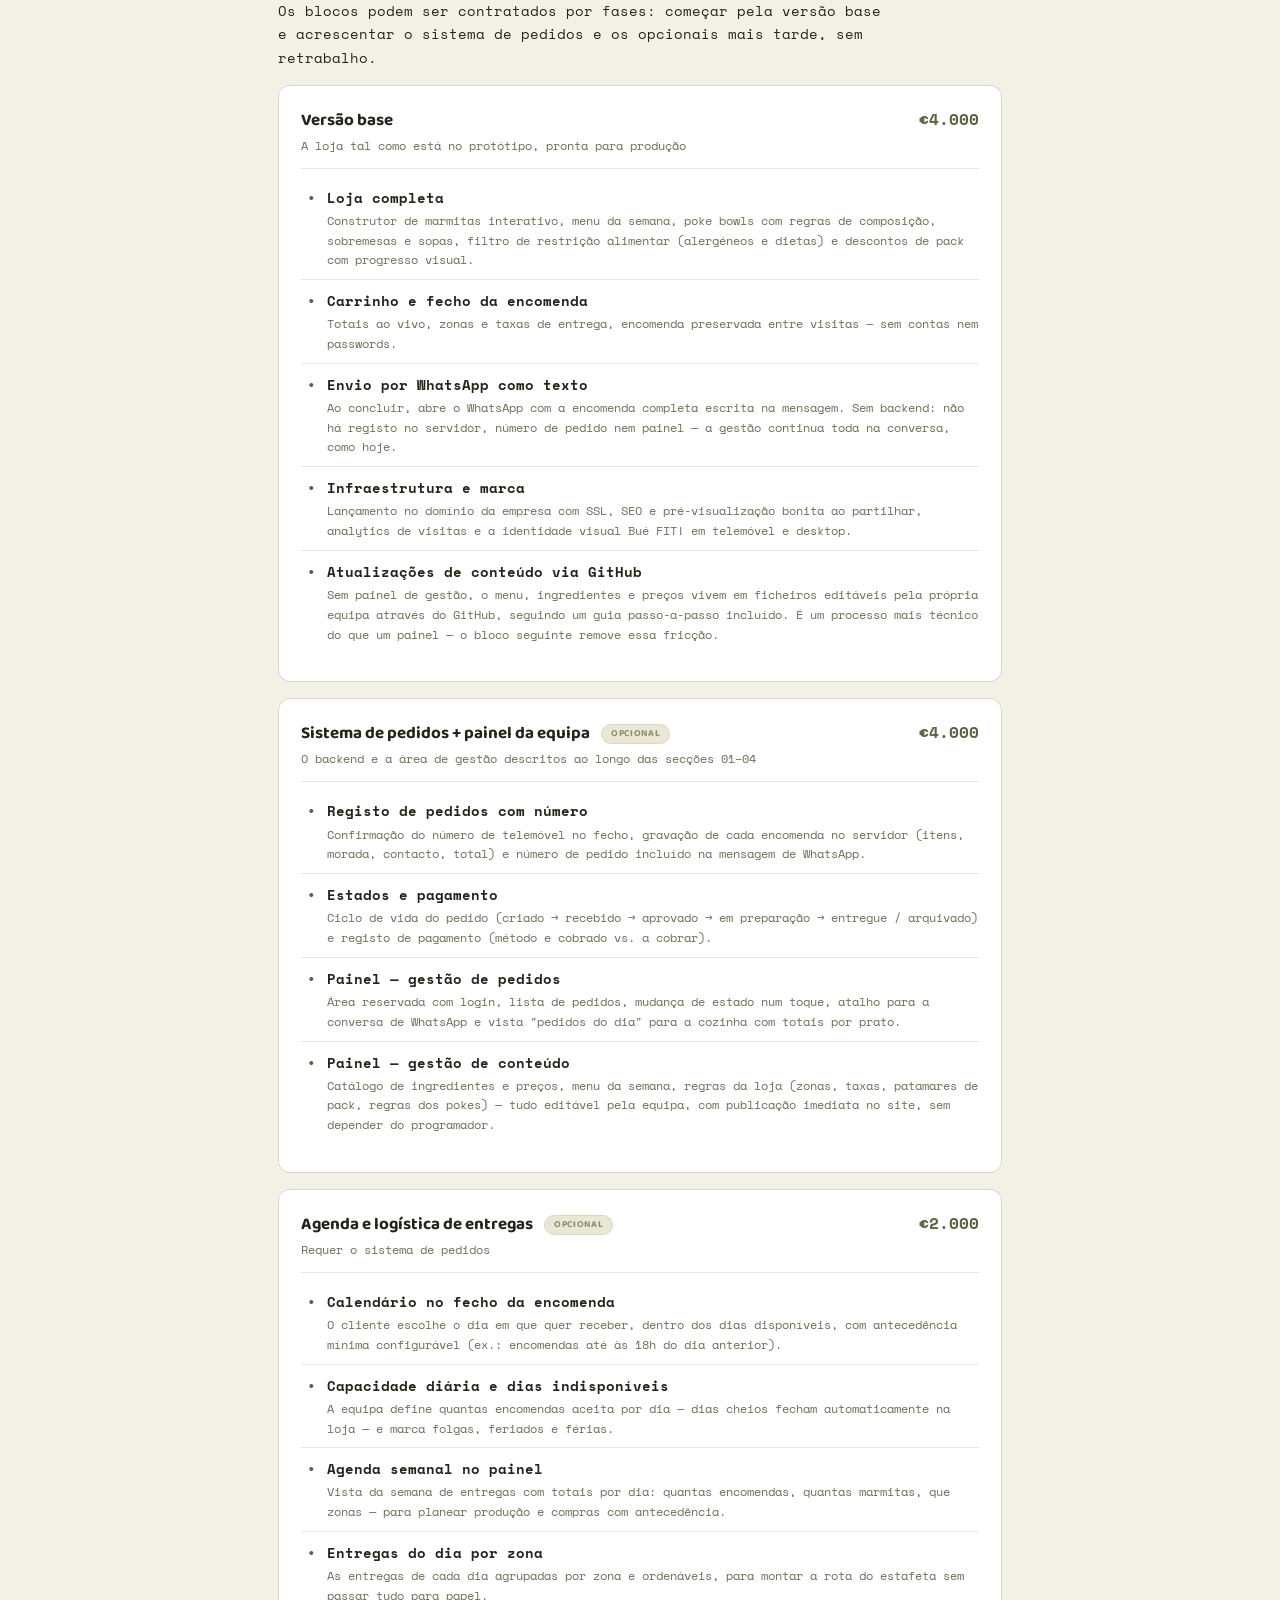
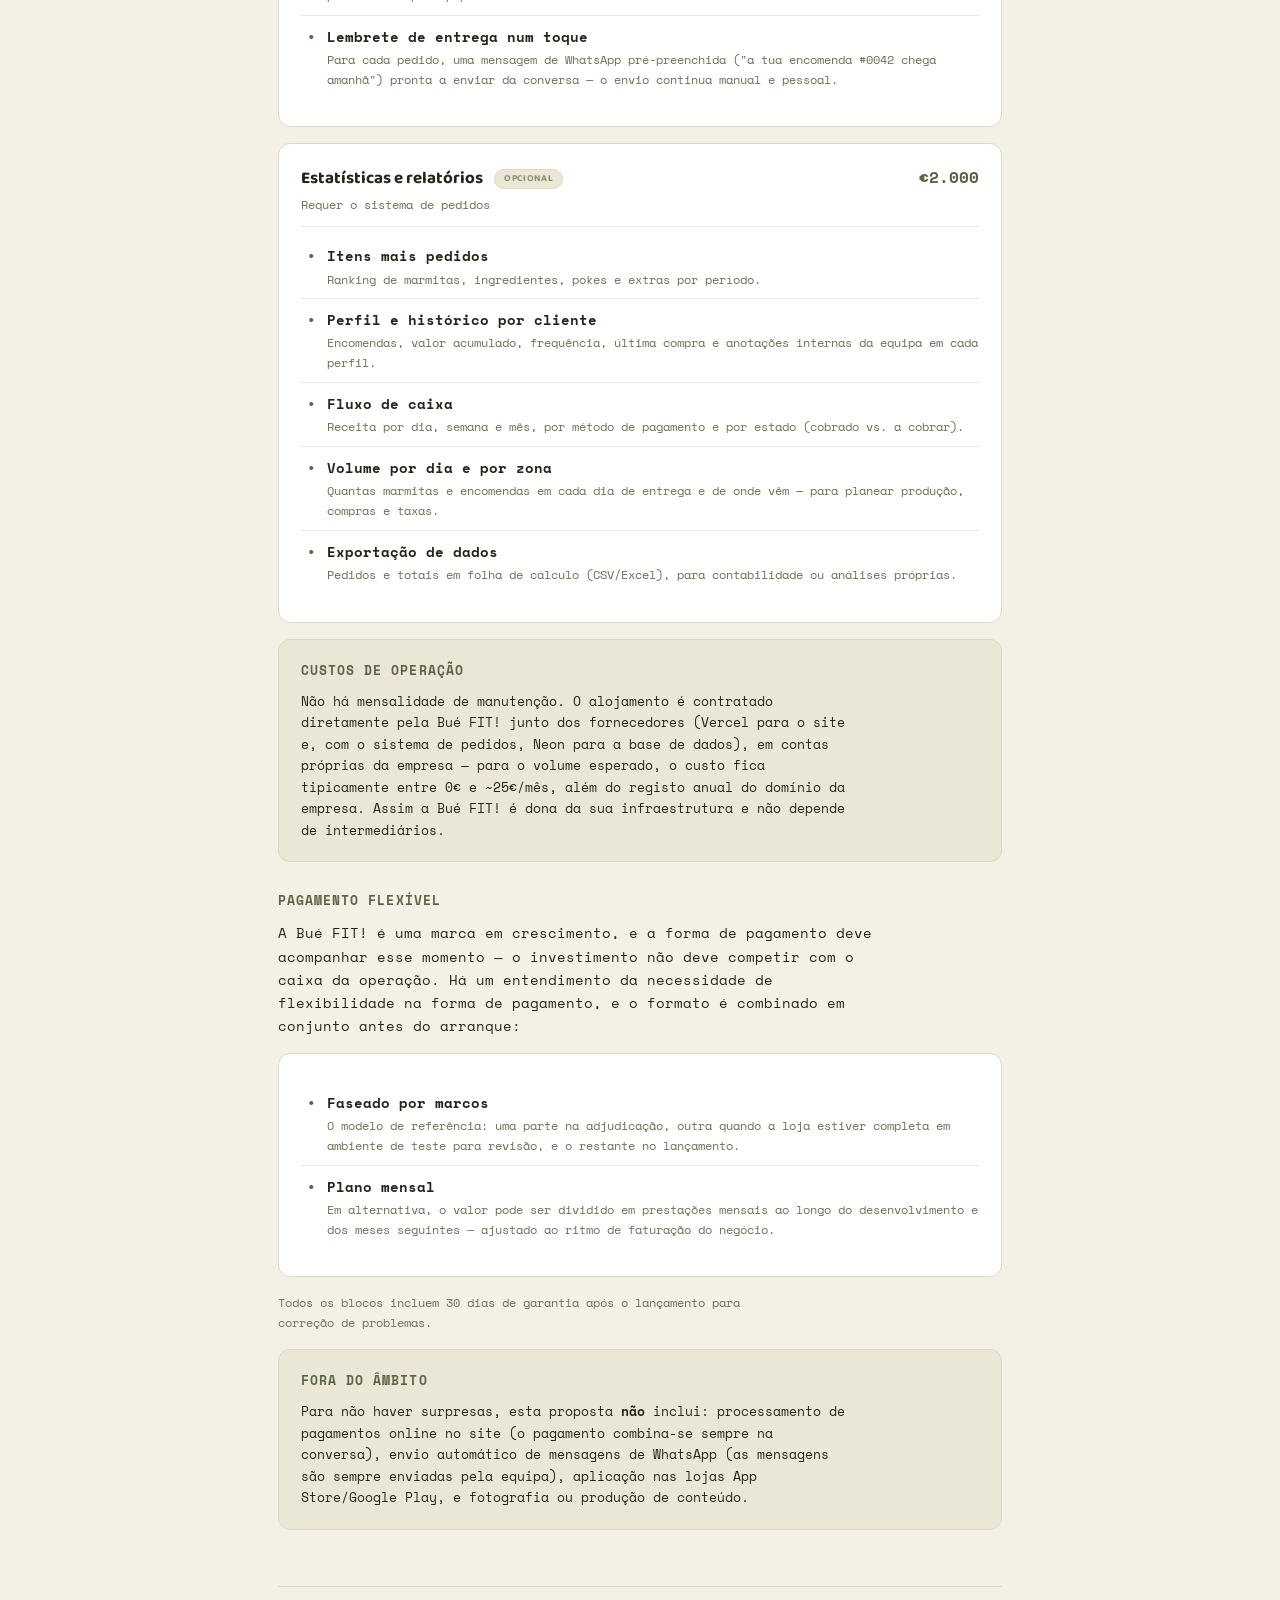
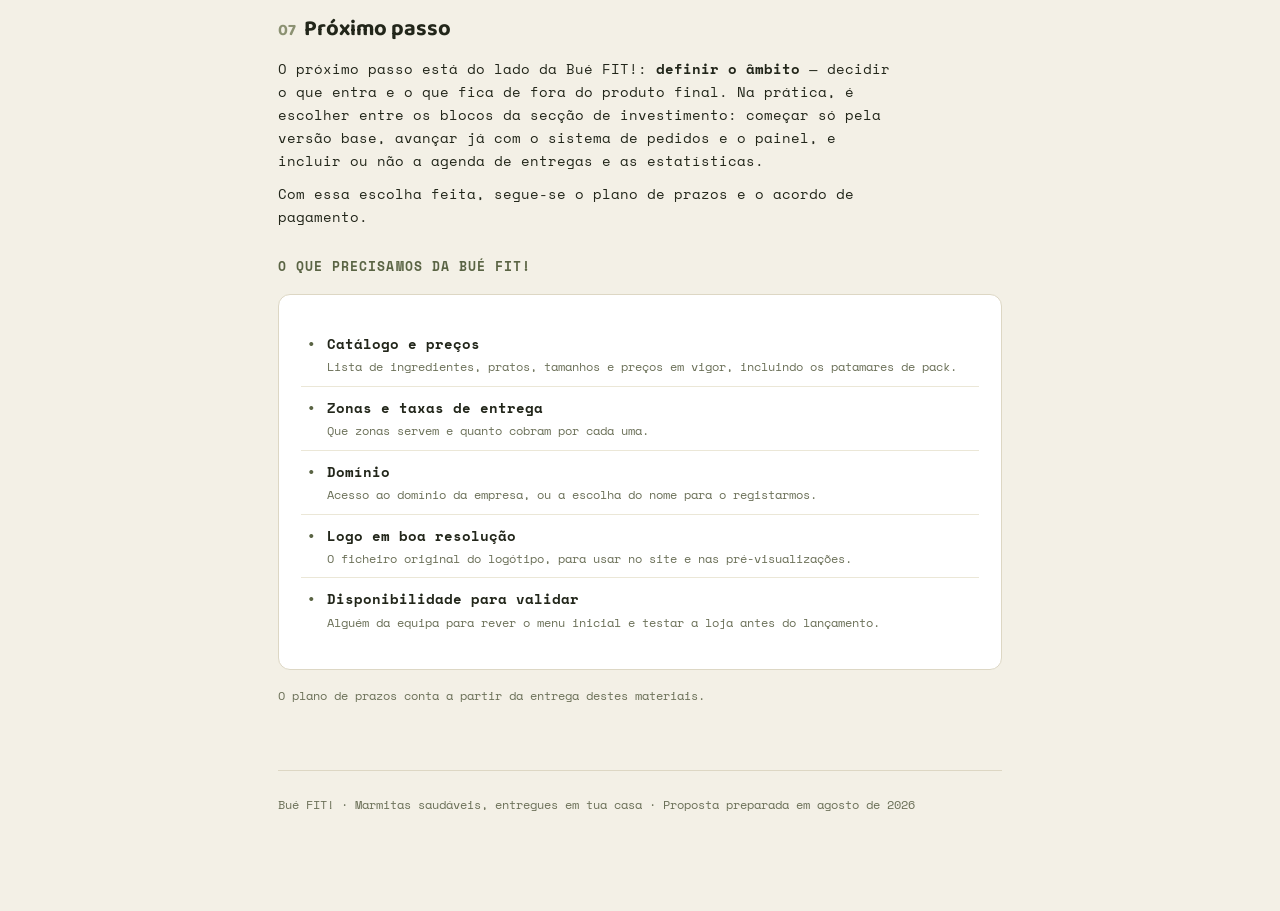
<file: proposta.html>
<!DOCTYPE html>
<html lang="pt-PT">
<head>
<meta charset="UTF-8">
<meta name="viewport" content="width=device-width, initial-scale=1.0">
<title>Bué FIT! — Proposta de produto</title>
<meta name="description" content="Proposta da loja online Bué FIT!: como o cliente encomenda, o que acontece no WhatsApp, o que a equipa gere no painel, e o investimento por bloco.">
<meta name="robots" content="noindex">
<meta property="og:title" content="Bué FIT! — Proposta de produto">
<meta property="og:description" content="A loja online Bué FIT!: experiência de compra, sistema de pedidos, painel da equipa e investimento por bloco.">
<meta property="og:type" content="website">
<meta property="og:image" content="https://buefit.com/images/og.jpg">
<meta property="og:image:width" content="1200">
<meta property="og:image:height" content="630">
<meta name="twitter:card" content="summary_large_image">
<link rel="icon" type="image/png" href="images/favicon.png">
<link rel="apple-touch-icon" href="images/apple-touch-icon.png">
<link rel="preconnect" href="https://fonts.googleapis.com">
<link rel="preconnect" href="https://fonts.gstatic.com" crossorigin>
<link href="https://fonts.googleapis.com/css2?family=Baloo+2:wght@600;700;800&family=Space+Mono:ital,wght@0,400;0,700;1,400&display=swap" rel="stylesheet">
<script>document.write(`<link rel="stylesheet" href="styles/app.css?t=${Date.now()}">`);</script>
</head>
<body class="page-proposta">
<div class="page">

<header>
  <div class="logo-mark"><img src="images/logo.png" alt="Bué FIT"></div>
  <div>
    <div class="wordmark"><img src="images/wordmark.png" alt="Bué FIT!"></div>
    <div class="doc-tag">Proposta de produto · Agosto 2026</div>
  </div>
</header>

<h1>A loja online Bué FIT!</h1>
<p class="lead">
  Este documento descreve o produto completo — como o cliente encomenda, o que acontece
  no WhatsApp, como a equipa Bué FIT! gere tudo no dia a dia — e o investimento por bloco.
  O objetivo nesta fase é <b>alinhar o âmbito</b>: os prazos definem-se com o âmbito escolhido.
</p>

<h2><span class="num">01</span>Visão geral</h2>
<p>
  O produto tem três partes que trabalham em conjunto: a <b>loja</b>, onde o cliente monta a
  encomenda; o <b>sistema de pedidos</b>, que regista cada encomenda no servidor; e o
  <b>painel da equipa</b>, onde a Bué FIT! acompanha pedidos e atualiza o menu. O WhatsApp
  continua a ser o canal de conversa e pagamento — o produto organiza tudo à volta dele,
  não o substitui. As três partes podem ser adotadas por fases: começar só pela loja e
  acrescentar as restantes mais tarde, como detalha a secção de investimento.
</p>

<div class="diagram">
  <div class="dg-title">Mapa do produto</div>
  <div class="flow">
    <div class="box outline"><b>Loja (site)</b><small>O cliente monta marmitas, pokes e extras e finaliza a encomenda</small></div>
    <div class="arrow"><span>→</span></div>
    <div class="box olive"><b>Sistema de pedidos</b><small>Cada encomenda fica registada com número, itens, morada e data de entrega</small></div>
    <div class="arrow"><span>→</span></div>
    <div class="box outline"><b>Painel da equipa</b><small>A Bué FIT! vê os pedidos, muda estados e edita o menu</small></div>
  </div>
  <div class="dg-note">
    Em paralelo, o <b>WhatsApp</b> liga o cliente à equipa: a encomenda chega numa mensagem
    pré-preenchida com o número do pedido, e é lá que se combina o pagamento e se tiram dúvidas.
  </div>
</div>

<h2><span class="num">02</span>A loja — o que o cliente vê</h2>
<p>
  A loja é uma experiência de compra pensada para telemóvel (e igualmente completa em
  computador), com a identidade visual da Bué FIT!: ilustrações, animações e
  micro-interações — itens que "voam" para o carrinho, a marmita que ganha vida à medida
  que é montada.
</p>

<h3>Montar a encomenda</h3>
<div class="card">
  <ul class="feat">
    <li><b>Construtor de marmitas interativo</b><small>Montagem guiada passo a passo — base, acompanhamento, proteína — com uma ilustração da marmita a preencher-se em tempo real, botão de sugestão aleatória e resumo antes de adicionar ao carrinho. Vários tamanhos de marmita, cada um com o seu preço.</small></li>
    <li><b>Menu da semana</b><small>Secção de sugestões prontas, renovada a cada semana pela equipa, que o cliente adiciona diretamente à encomenda em qualquer tamanho.</small></li>
    <li><b>Poke bowls</b><small>Montagem por proteína, base e ingredientes, com regras de composição: um número de ingredientes incluído no preço e custo definido para cada adicional. A ilustração reflete as escolhas.</small></li>
    <li><b>Sobremesas, sopas e outras categorias</b><small>Itens simples, com preço por categoria ou por item, adicionáveis num toque. Novas categorias podem ser criadas pela equipa quando fizer sentido.</small></li>
    <li><b>Filtro de restrição alimentar</b><small>Seleção múltipla organizada por alergéneos (sem glúten, lactose, ovo, amendoim e frutos secos, peixe, marisco, soja) e dietas especiais (vegetariano, vegano, low FODMAP). Cada ingrediente do catálogo está classificado; as opções que não encaixam ficam esbatidas mas visíveis, para o cliente perceber o catálogo completo.</small></li>
    <li><b>Descontos de pack</b><small>Preços diferenciados ao atingir patamares de marmitas (5, 10, 15, 20, 30, 45, 60). Perto de um patamar, aparecem círculos de progresso — "mais 3 e desbloqueias o desconto" — e, ao completar, uma animação de sucesso acrescenta a linha "Desconto pack" ao subtotal. Pokes e extras não contam para o pack.</small></li>
  </ul>
</div>

<h3>Finalizar a encomenda</h3>
<div class="card">
  <ul class="feat">
    <li><b>Carrinho com totais ao vivo</b><small>Gestão de quantidades, taxa de entrega calculada pela zona geográfica escolhida e total sempre atualizado. A encomenda fica guardada no navegador entre visitas — o cliente pode sair e voltar sem perder nada.</small></li>
    <li><b>Escolha da data de entrega</b><small>O cliente escolhe o dia em que quer receber, dentro dos dias disponíveis — a equipa define quantas encomendas aceita por dia.</small></li>
    <li><b>Conclusão por WhatsApp com número de pedido</b><small>Ao tocar em "Enviar pedido por WhatsApp", o cliente indica o seu número de telemóvel. Ao confirmar, o pedido é gravado no servidor — que gera o número de pedido (ex.: #0042) — e só então abre o WhatsApp com a mensagem pré-preenchida, já com esse número incluído.</small></li>
    <li><b>Sem contas, sem fricção</b><small>Não há registos nem passwords — como tudo se confirma pelo WhatsApp, não é preciso adicionar fricção ao processo. O número de telemóvel e as preferências (zona, morada, última encomenda) ficam guardados no navegador e aparecem pré-preenchidos nas encomendas seguintes.</small></li>
  </ul>
</div>

<div class="diagram">
  <div class="dg-title">Percurso do cliente</div>
  <div class="steps">
    <div class="step"><span class="step-num">01</span><b>Monta a encomenda</b><small>Marmitas, menu da semana, pokes, sobremesas, sopas</small></div>
    <div class="step"><span class="step-num">02</span><b>Revê o carrinho</b><small>Quantidades, zona de entrega, descontos de pack, total</small></div>
    <div class="step"><span class="step-num">03</span><b>Escolhe o dia</b><small>Data de entrega dentro da capacidade disponível</small></div>
    <div class="step"><span class="step-num">04</span><b>Confirma o número</b><small>Indica o telemóvel — pré-preenchido nas próximas encomendas</small></div>
    <div class="step olive"><span class="step-num">05</span><b>Pedido registado</b><small>Gravado no servidor com número, ex.: #0042 — nada se perde</small></div>
    <div class="step"><span class="step-num">06</span><b>Abre o WhatsApp</b><small>Mensagem pronta com o resumo e o número — o pagamento combina-se na conversa</small></div>
  </div>
</div>

<h2><span class="num">03</span>O WhatsApp — onde a conversa acontece</h2>
<p>
  O momento de finalizar não muda os hábitos de ninguém: a encomenda chega à equipa como
  uma mensagem de WhatsApp, tal como hoje. A diferença é que essa mensagem traz um
  <b>número de pedido</b> e o pedido completo já está registado no servidor, associado ao
  número de telemóvel do cliente. Quando a mensagem chega, a equipa marca o pedido como
  <b>recebido</b> — e assim distingue-o dos pedidos criados na loja que nunca chegaram a
  ser enviados.
</p>
<p>
  É na conversa que se combina o pagamento. O site não processa pagamentos: a equipa
  acorda o método com o cliente (MB Way, transferência, pagamento na entrega, Edenred…)
  e regista-o no painel, associado ao pedido.
</p>

<div class="diagram">
  <div class="dg-title">O que acontece no WhatsApp</div>
  <div class="lane">
    <div class="lane-label">Cliente</div>
    <div class="flow">
      <div class="box"><b>Envia a mensagem</b><small>"Olá! Encomenda #0042: 5 marmitas M, 1 poke…"</small></div>
      <div class="arrow"><span>→</span></div>
      <div class="box"><b>Combina detalhes</b><small>Confirma morada, dia e forma de pagamento</small></div>
      <div class="arrow"><span>→</span></div>
      <div class="box"><b>Paga</b><small>MB Way, transferência, na entrega ou Edenred</small></div>
    </div>
  </div>
  <div class="lane">
    <div class="lane-label">Equipa Bué FIT!</div>
    <div class="flow">
      <div class="box outline"><b>Marca #0042 como recebido</b><small>Todos os detalhes já estão no painel — sem copiar nada à mão</small></div>
      <div class="arrow"><span>→</span></div>
      <div class="box outline"><b>Aprova e regista o pagamento</b><small>Método combinado e estado: aprovado ou já pago</small></div>
      <div class="arrow"><span>→</span></div>
      <div class="box outline"><b>Prepara e entrega</b><small>O pedido segue o seu ciclo no painel</small></div>
    </div>
  </div>
</div>

<h2><span class="num">04</span>O painel — o que a equipa Bué FIT! vê</h2>
<p>
  O painel é a área reservada da equipa, com login próprio, acessível de telemóvel ou
  computador. É onde vive a operação: acompanhar pedidos, saber o que cozinhar em cada
  dia e manter o site atualizado — tudo sem tocar em código.
</p>

<h3>Gestão de pedidos</h3>
<div class="card">
  <ul class="feat">
    <li><b>Lista de pedidos</b><small>Todos os pedidos ordenados por data de entrega, com itens, tamanhos, zona, morada, total e contacto WhatsApp do cliente — com atalho direto para abrir a conversa.</small></li>
    <li><b>Estados num toque</b><small>Cada pedido segue um ciclo de vida claro: criado → recebido → aprovado → em preparação → entregue (ou arquivado). Mudar de estado é um toque.</small></li>
    <li><b>Registo de pagamento</b><small>A equipa regista o método combinado por WhatsApp e distingue <b>aprovado</b> (pode avançar, cobra-se depois — ex.: na entrega) de <b>pago</b> (o MB Way ou a transferência já entrou). Fica sempre claro quem já pagou e quem falta.</small></li>
    <li><b>Vista "pedidos do dia" para a cozinha</b><small>Para cada dia de entrega, os totais por prato — quantas marmitas de cada tipo preparar, quantos pokes, quantas sopas — prontos para orientar a produção.</small></li>
  </ul>
</div>

<div class="diagram">
  <div class="dg-title">Ciclo de vida de um pedido</div>
  <div class="flow">
    <div class="box"><b>Criado</b><small>Registado na loja, com número atribuído</small></div>
    <div class="arrow"><span>→</span></div>
    <div class="box"><b>Recebido</b><small>A mensagem foi recebida no WhatsApp</small></div>
    <div class="arrow"><span>→</span></div>
    <div class="box"><b>Aprovado</b><small>Pagamento combinado e registado</small></div>
    <div class="arrow"><span>→</span></div>
    <div class="box"><b>Em preparação</b><small>Entrou na produção da cozinha</small></div>
    <div class="arrow"><span>→</span></div>
    <div class="box olive"><b>Entregue</b><small>Concluído — entra no histórico do cliente</small></div>
  </div>
  <div class="dg-note">
    Um pedido pode ser <b>arquivado</b> em qualquer momento — um pedido criado que nunca foi
    enviado (a equipa pode antes contactar o cliente, já que o número está associado), um engano
    ou um cancelamento. Em paralelo ao estado, cada pedido tem o registo de pagamento: método
    combinado e se já foi cobrado ou se cobra na entrega.
  </div>
</div>

<h3>Estatísticas e relatórios</h3>
<p>
  Como todos os pedidos ficam registados no sistema, é possível construir uma camada de
  estatísticas em cima desses dados — útil para decisões de menu, compras e finanças.
</p>
<div class="card">
  <ul class="feat">
    <li><b>Itens mais pedidos</b><small>Ranking de marmitas, ingredientes, pokes e extras por período — o que sai mais e o que quase ninguém pede, para afinar o menu da semana.</small></li>
    <li><b>Estatísticas por cliente</b><small>Histórico de cada cliente (identificado pelo WhatsApp): quantas encomendas, valor acumulado, frequência e última compra — para reconhecer os melhores clientes e reativar os que desapareceram. Cada perfil tem espaço para anotações internas da equipa (ex.: "oferecer sobremesa na próxima"), o que permite gerir recompensas e atenções de forma pessoal, cliente a cliente.</small></li>
    <li><b>Fluxo de caixa</b><small>Receita por dia, semana e mês, separada por método de pagamento e por estado (já cobrado vs. a cobrar na entrega) — a diferença entre o que entrou e o que está prometido.</small></li>
    <li><b>Volume por dia de entrega</b><small>Quantas marmitas e encomendas em cada dia — para planear a produção, as compras de ingredientes e perceber os dias mais fortes da semana.</small></li>
    <li><b>Zonas de entrega</b><small>De onde vêm as encomendas e quanto rende cada zona — para decidir onde vale a pena entregar e ajustar taxas.</small></li>
    <li><b>Exportação de dados</b><small>Descarregar pedidos e totais em folha de cálculo (CSV/Excel), para contabilidade ou análises próprias.</small></li>
  </ul>
</div>

<h3>Gestão de conteúdo</h3>
<div class="card">
  <ul class="feat">
    <li><b>Catálogo de ingredientes e preços</b><small>Acrescentar, remover ou reorganizar ingredientes por categoria e grupo; marcar dietas e alergéneos; definir suplementos de preço por ingrediente e os preços de cada tamanho de marmita.</small></li>
    <li><b>Menu da semana</b><small>Renovar as sugestões da semana em minutos, sempre que a cozinha mudar.</small></li>
    <li><b>Regras da loja</b><small>Zonas e taxas de entrega, patamares de desconto de pack, regras dos pokes (ingredientes incluídos e preço dos adicionais) e capacidade de encomendas por dia.</small></li>
    <li><b>Publicação imediata</b><small>O que se grava no painel fica publicado no site no momento — sem esperar por ninguém.</small></li>
  </ul>
</div>

<div class="diagram">
  <div class="dg-title">Do painel para o site</div>
  <div class="flow">
    <div class="box outline"><b>A equipa edita no painel</b><small>Menu da semana, ingredientes, preços, zonas, capacidade</small></div>
    <div class="arrow"><span>→</span></div>
    <div class="box olive"><b>Grava</b><small>Sem código, sem programador</small></div>
    <div class="arrow"><span>→</span></div>
    <div class="box outline"><b>O site atualiza de imediato</b><small>O cliente vê sempre o menu e os preços em vigor</small></div>
  </div>
</div>

<h2><span class="num">05</span>Infraestrutura e marca</h2>
<div class="card">
  <ul class="feat">
    <li><b>Domínio próprio e alojamento de produção</b><small>Domínio da empresa com SSL, alojamento fiável e cópias de segurança dos dados.</small></li>
    <li><b>SEO e partilha</b><small>Meta tags e pré-visualização bonita ao partilhar o site no WhatsApp e Instagram.</small></li>
    <li><b>Métricas</b><small>Analytics de visitas ao site.</small></li>  </ul>
</div>

<h2><span class="num">06</span>Investimento</h2>
<p>
  O preço é fechado por bloco — sem contagem de horas nem surpresas. Os blocos podem ser
  contratados por fases: começar pela versão base e acrescentar o sistema de pedidos e os
  opcionais mais tarde, sem retrabalho.
</p>
<div class="card">
  <div class="price-head">
    <b>Versão base<small>A loja tal como está no protótipo, pronta para produção</small></b>
    <span class="price">€4.000</span>
  </div>
  <ul class="feat">
    <li><b>Loja completa</b><small>Construtor de marmitas interativo, menu da semana, poke bowls com regras de composição, sobremesas e sopas, filtro de restrição alimentar (alergéneos e dietas) e descontos de pack com progresso visual.</small></li>
    <li><b>Carrinho e fecho da encomenda</b><small>Totais ao vivo, zonas e taxas de entrega, encomenda preservada entre visitas — sem contas nem passwords.</small></li>
    <li><b>Envio por WhatsApp como texto</b><small>Ao concluir, abre o WhatsApp com a encomenda completa escrita na mensagem. Sem backend: não há registo no servidor, número de pedido nem painel — a gestão continua toda na conversa, como hoje.</small></li>
    <li><b>Infraestrutura e marca</b><small>Lançamento no domínio da empresa com SSL, SEO e pré-visualização bonita ao partilhar, analytics de visitas e a identidade visual Bué FIT! em telemóvel e desktop.</small></li>
    <li><b>Atualizações de conteúdo via GitHub</b><small>Sem painel de gestão, o menu, ingredientes e preços vivem em ficheiros editáveis pela própria equipa através do GitHub, seguindo um guia passo-a-passo incluído. É um processo mais técnico do que um painel — o bloco seguinte remove essa fricção.</small></li>
  </ul>
</div>

<div class="card">
  <div class="price-head">
    <b>Sistema de pedidos + painel da equipa <span class="pill">Opcional</span><small>O backend e a área de gestão descritos ao longo das secções 01–04</small></b>
    <span class="price">€4.000</span>
  </div>
  <ul class="feat">
    <li><b>Registo de pedidos com número</b><small>Confirmação do número de telemóvel no fecho, gravação de cada encomenda no servidor (itens, morada, contacto, total) e número de pedido incluído na mensagem de WhatsApp.</small></li>
    <li><b>Estados e pagamento</b><small>Ciclo de vida do pedido (criado → recebido → aprovado → em preparação → entregue / arquivado) e registo de pagamento (método e cobrado vs. a cobrar).</small></li>
    <li><b>Painel — gestão de pedidos</b><small>Área reservada com login, lista de pedidos, mudança de estado num toque, atalho para a conversa de WhatsApp e vista "pedidos do dia" para a cozinha com totais por prato.</small></li>
    <li><b>Painel — gestão de conteúdo</b><small>Catálogo de ingredientes e preços, menu da semana, regras da loja (zonas, taxas, patamares de pack, regras dos pokes) — tudo editável pela equipa, com publicação imediata no site, sem depender do programador.</small></li>  </ul>
</div>

<div class="card">
  <div class="price-head">
    <b>Agenda e logística de entregas <span class="pill">Opcional</span><small>Requer o sistema de pedidos</small></b>
    <span class="price">€2.000</span>
  </div>
  <ul class="feat">
    <li><b>Calendário no fecho da encomenda</b><small>O cliente escolhe o dia em que quer receber, dentro dos dias disponíveis, com antecedência mínima configurável (ex.: encomendas até às 18h do dia anterior).</small></li>
    <li><b>Capacidade diária e dias indisponíveis</b><small>A equipa define quantas encomendas aceita por dia — dias cheios fecham automaticamente na loja — e marca folgas, feriados e férias.</small></li>
    <li><b>Agenda semanal no painel</b><small>Vista da semana de entregas com totais por dia: quantas encomendas, quantas marmitas, que zonas — para planear produção e compras com antecedência.</small></li>
    <li><b>Entregas do dia por zona</b><small>As entregas de cada dia agrupadas por zona e ordenáveis, para montar a rota do estafeta sem passar tudo para papel.</small></li>
    <li><b>Lembrete de entrega num toque</b><small>Para cada pedido, uma mensagem de WhatsApp pré-preenchida ("a tua encomenda #0042 chega amanhã") pronta a enviar da conversa — o envio continua manual e pessoal.</small></li>
  </ul>
</div>

<div class="card">
  <div class="price-head">
    <b>Estatísticas e relatórios <span class="pill">Opcional</span><small>Requer o sistema de pedidos</small></b>
    <span class="price">€2.000</span>
  </div>
  <ul class="feat">
    <li><b>Itens mais pedidos</b><small>Ranking de marmitas, ingredientes, pokes e extras por período.</small></li>
    <li><b>Perfil e histórico por cliente</b><small>Encomendas, valor acumulado, frequência, última compra e anotações internas da equipa em cada perfil.</small></li>
    <li><b>Fluxo de caixa</b><small>Receita por dia, semana e mês, por método de pagamento e por estado (cobrado vs. a cobrar).</small></li>
    <li><b>Volume por dia e por zona</b><small>Quantas marmitas e encomendas em cada dia de entrega e de onde vêm — para planear produção, compras e taxas.</small></li>
    <li><b>Exportação de dados</b><small>Pedidos e totais em folha de cálculo (CSV/Excel), para contabilidade ou análises próprias.</small></li>
  </ul>
</div>

<div class="card obs">
  <h3>Custos de operação</h3>
  <p>
    Não há mensalidade de manutenção. O alojamento é contratado diretamente pela Bué FIT!
    junto dos fornecedores (Vercel para o site e, com o sistema de pedidos, Neon para a base de dados), em contas
    próprias da empresa — para o volume esperado, o custo fica tipicamente entre 0€ e ~25€/mês,
    além do registo anual do domínio da empresa. Assim a Bué FIT! é dona da sua infraestrutura
    e não depende de intermediários.
  </p>
</div>

<h3>Pagamento flexível</h3>
<p>
  A Bué FIT! é uma marca em crescimento, e a forma de pagamento deve acompanhar esse
  momento — o investimento não deve competir com o caixa da operação. Há um entendimento
  da necessidade de flexibilidade na forma de pagamento, e o formato é combinado em
  conjunto antes do arranque:
</p>
<div class="card">
  <ul class="feat">
    <li><b>Faseado por marcos</b><small>O modelo de referência: uma parte na adjudicação, outra quando a loja estiver completa em ambiente de teste para revisão, e o restante no lançamento.</small></li>
    <li><b>Plano mensal</b><small>Em alternativa, o valor pode ser dividido em prestações mensais ao longo do desenvolvimento e dos meses seguintes — ajustado ao ritmo de faturação do negócio.</small></li>
  </ul>
</div>
<p class="note">
  Todos os blocos incluem 30 dias de garantia após o lançamento para correção de problemas.
</p>

<div class="card obs">
  <h3>Fora do âmbito</h3>
  <p>
    Para não haver surpresas, esta proposta <b>não</b> inclui: processamento de pagamentos
    online no site (o pagamento combina-se sempre na conversa), envio automático de mensagens
    de WhatsApp (as mensagens são sempre enviadas pela equipa), aplicação nas lojas
    App Store/Google Play, e fotografia ou produção de conteúdo.
  </p>
</div>

<h2><span class="num">07</span>Próximo passo</h2>
<p>
  O próximo passo está do lado da Bué FIT!: <b>definir o âmbito</b> — decidir o que entra
  e o que fica de fora do produto final. Na prática, é escolher entre os blocos da secção
  de investimento: começar só pela versão base, avançar já com o sistema de pedidos e o
  painel, e incluir ou não a agenda de entregas e as estatísticas.
</p>
<p>
  Com essa escolha feita, segue-se o plano de prazos e o acordo de pagamento.
</p>

<h3>O que precisamos da Bué FIT!</h3>
<div class="card">
  <ul class="feat">
    <li><b>Catálogo e preços</b><small>Lista de ingredientes, pratos, tamanhos e preços em vigor, incluindo os patamares de pack.</small></li>
    <li><b>Zonas e taxas de entrega</b><small>Que zonas servem e quanto cobram por cada uma.</small></li>
    <li><b>Domínio</b><small>Acesso ao domínio da empresa, ou a escolha do nome para o registarmos.</small></li>
    <li><b>Logo em boa resolução</b><small>O ficheiro original do logótipo, para usar no site e nas pré-visualizações.</small></li>
    <li><b>Disponibilidade para validar</b><small>Alguém da equipa para rever o menu inicial e testar a loja antes do lançamento.</small></li>
  </ul>
</div>
<p class="note">
  O plano de prazos conta a partir da entrega destes materiais.
</p>

<footer>
  Bué FIT! · Marmitas saudáveis, entregues em tua casa · Proposta preparada em agosto de 2026
</footer>

</div>
</body>
</html>
</file>
<file: styles/app.css>
/* ============================================================
   BUÉ FIT! — ESTILOS
   Partilhado por todas as páginas.
   Secções: base comum · app (index.html, body.page-app) ·
   pedido (body.page-pedido) · proposta (body.page-proposta)
============================================================ */

/* ---------- BASE COMUM ---------- */
:root{
  --cream:#F3F0E6;
  --cream-2:#EBE7D7;
  --cream-3:#E0DBC8;
  --olive:#5A6444;
  --olive-deep:#454E31;
  --olive-ink:#22261A;
  --olive-soft:#8B9172;
  --olive-block:#5A6444;
  --paper:#FFFFFF;
  --line:#DDD7C4;
  --muted:#6B7058;
  --r:12px;
  --ease-out: cubic-bezier(.16,1,.3,1);
  --panel-w: 380px;
  --shadow-soft: 0 10px 30px -18px rgba(59,66,41,.35);
  --shadow-lift: 0 14px 34px -16px rgba(59,66,41,.3);
}
*{margin:0;padding:0;box-sizing:border-box;-webkit-font-smoothing:antialiased}
html{scroll-behavior:smooth}
::selection{background:var(--olive);color:var(--cream)}

/* ---------- APP (index.html) ---------- */
body.page-app{
  font-family:'Space Mono',monospace;
  background:var(--cream);
  background-image:radial-gradient(1100px 700px at 42% 22%, rgba(255,255,255,.8), transparent 70%);
  background-attachment:fixed;
  color:var(--olive-ink);
  min-height:100vh;
  text-wrap:pretty;
}

/* ---------- Header ---------- */
.page-app header{
  display:flex;align-items:center;gap:18px;
  padding:28px clamp(20px,4vw,48px) 8px;
  margin-right:var(--panel-w);
}
.page-app .logo-mark{
  width:64px;height:64px;flex-shrink:0;
  transition:transform .5s var(--ease-out);
}
.page-app .logo-mark:hover{transform:scale(1.05)}
.page-app .logo-mark img{width:100%;height:100%;object-fit:contain;display:block}
.page-app .wordmark{width:fit-content}
.page-app .wordmark img{height:clamp(38px,5vw,48px);width:auto;display:block}
.tagline{font-size:12px;letter-spacing:.05em;color:var(--olive-soft);line-height:1.5;text-wrap:pretty}
.tag-br{display:none}

/* ---------- Nav ---------- */
.page-app nav{
  display:flex;gap:6px;flex-wrap:wrap;
  padding:20px clamp(20px,4vw,48px) 0;
  margin-right:var(--panel-w);
}
.nav-btn{
  font-family:'Space Mono';font-weight:700;font-size:13px;
  letter-spacing:.02em;
  background:transparent;color:var(--olive-ink);
  border:1px solid transparent;border-radius:999px;
  padding:9px 18px;cursor:pointer;
  transition:background .2s var(--ease-out), color .2s var(--ease-out);
}
.nav-btn:hover{background:var(--cream-2)}
.nav-btn.active{background:var(--olive);color:var(--cream)}

/* ---------- Main ---------- */
.page-app main{padding:26px clamp(20px,4vw,48px) 32px;margin-right:var(--panel-w)}
@media(max-width:980px){.page-app main{padding-bottom:120px}}
.view{display:none;animation:viewIn .5s var(--ease-out)}
.view.active{display:block}
@keyframes viewIn{from{opacity:0;transform:translateY(14px)}to{opacity:1;transform:none}}

h2.section{
  font-family:'Baloo 2';
  font-size:clamp(22px,3vw,28px);font-weight:700;
  letter-spacing:0;margin-bottom:4px;color:var(--olive-ink);
}
.section-sub{font-size:13px;color:#6B7058;margin-bottom:28px;max-width:60ch}

/* ---------- Builder layout ---------- */
.builder{
  display:grid;grid-template-columns:390px 1fr;
  gap:clamp(16px,2.5vw,36px);align-items:start;
}
.builder .stage{order:2}
@media(max-width:1120px){.builder{grid-template-columns:1fr}}
.stage{display:flex;flex-direction:column;align-items:center;position:sticky;top:20px}
@media(max-width:1120px){
  /* mobile: a mesma marmita, pequena, ancorada na build-bar a "espreitar" por cima */
  .stage{display:block;position:static;height:0;overflow:visible}
  .stage .scene-wrap{height:0;display:block;overflow:visible}
  .stage .scene{
    position:fixed;left:10px;bottom:4px;z-index:49;
    width:128px;margin:0;pointer-events:none;
    transform-origin:50% 90%;
    opacity:0;
  }
  /* só anima depois de a página ser revelada (a intro esconde o main até lá) */
  body.page-app.revealed .stage .scene{
    animation:marmitaIn .7s cubic-bezier(.16,1,.3,1) .85s both;
  }
  #marmitaSvg .hint-label{display:none}
}

/* ---------- Marmita SVG isométrica ---------- */
.scene-wrap{
  position:relative;width:100%;
  height:440px;display:flex;align-items:center;justify-content:center;
  overflow:visible;
}
.scene{width:min(580px,100%);position:relative;margin-top:170px}
.scene svg{width:100%;height:auto;display:block;overflow:visible}

/* hint + highlight do compartimento a preencher */
#marmitaSvg .hint{transition:opacity .3s}
#marmitaSvg .hint.hidden{opacity:0}
#marmitaSvg .hint-shape{
  fill:transparent;stroke:var(--line);stroke-width:1.2;stroke-dasharray:5 6;
  transition:stroke .3s;
}
#marmitaSvg .hint-label{
  font-family:'Space Mono';font-weight:700;font-size:14px;letter-spacing:.12em;
  fill:#EBD9B4;opacity:.85;transition:fill .3s,opacity .3s;
}
#marmitaSvg .hint.on .hint-shape{
  stroke:var(--olive);fill:rgba(90,100,68,.10);
  animation:slotPulse 1.8s ease-in-out infinite;
}
#marmitaSvg .hint.on .hint-label{fill:#FBF3DF;opacity:1}
@keyframes slotPulse{50%{fill:rgba(90,100,68,.22)}}

/* entrada da marmita mini no mobile: sobe e cresce a partir da barra */
@keyframes marmitaIn{
  0%{opacity:0;transform:translateY(70px) scale(.45)}
  60%{opacity:1}
  80%{transform:translateY(-6px) scale(1.03)}
  100%{opacity:1;transform:none}
}

/* comida a encher, subindo do fundo */
#marmitaSvg .food-rise{animation:fillUp .9s cubic-bezier(.25,.8,.3,1) both}
@keyframes fillUp{
  0%{opacity:0;transform:translateY(34px)}
  18%{opacity:1}
  100%{opacity:1;transform:translateY(0)}
}

/* food textures (brand-tinted food colors) */
.f-rice   {background:#F7F1DD;background-image:radial-gradient(rgba(120,110,70,.28) 1.6px,transparent 1.6px);background-size:9px 9px}
.f-riceY  {background:#EFD483;background-image:radial-gradient(rgba(150,110,30,.3) 1.6px,transparent 1.6px);background-size:9px 9px}
.f-riceMix{background:#F4E9C8;background-image:radial-gradient(#C96F4A 2px,transparent 2px),radial-gradient(#8FA663 2px,transparent 2px),radial-gradient(rgba(120,110,70,.3) 1.4px,transparent 1.4px);background-size:22px 22px,26px 26px,9px 9px;background-position:0 0,11px 13px,0 0}
.f-riceHerb{background:#F3EED6;background-image:radial-gradient(#7A9147 2px,transparent 2px),radial-gradient(rgba(120,110,70,.25) 1.4px,transparent 1.4px);background-size:18px 18px,9px 9px}
.f-riceBr {background:#DCC9A2;background-image:radial-gradient(rgba(100,80,45,.35) 1.6px,transparent 1.6px);background-size:9px 9px}
.f-pure   {background:linear-gradient(135deg,#F5E7C4,#EEDDB2);background-image:repeating-linear-gradient(115deg,rgba(160,130,70,.12) 0 6px,transparent 6px 14px)}
.f-pureO  {background:linear-gradient(135deg,#F0C787,#E8B76E);background-image:repeating-linear-gradient(115deg,rgba(160,100,30,.14) 0 6px,transparent 6px 14px)}
.f-cuscuz {background:#EFDFB2;background-image:radial-gradient(rgba(140,110,50,.3) 1.2px,transparent 1.2px);background-size:6px 6px}
.f-pasta  {background:#F2DA8F;background-image:repeating-linear-gradient(35deg,rgba(170,130,40,.25) 0 4px,transparent 4px 11px)}
.f-pastaBr{background:#D9BE87;background-image:repeating-linear-gradient(35deg,rgba(120,90,35,.3) 0 4px,transparent 4px 11px)}
.f-grain  {background:#E7D5A4;background-image:radial-gradient(rgba(120,95,45,.4) 1.3px,transparent 1.3px);background-size:7px 7px}
.f-lentil {background:#C7A97B;background-image:radial-gradient(rgba(90,65,30,.4) 2px,transparent 2px);background-size:10px 10px}
.f-chick  {background:#EAD299;background-image:radial-gradient(rgba(140,105,45,.45) 2.6px,transparent 2.6px);background-size:12px 12px}
.f-root   {background:#E8B678;background-image:radial-gradient(rgba(150,95,35,.3) 5px,transparent 5px);background-size:24px 24px}
.f-mush   {background:#DED2BC;background-image:radial-gradient(#B7A88C 5px,transparent 5px),radial-gradient(#C9BBA0 4px,transparent 4px);background-size:26px 26px,20px 20px;background-position:0 0,12px 10px}
.f-green  {background:#8FA85F;background-image:radial-gradient(#6F8A45 6px,transparent 6px),radial-gradient(#A3BA74 4px,transparent 4px);background-size:30px 30px,22px 22px;background-position:0 0,14px 12px}
.f-cabbage{background:#9C7191;background-image:repeating-linear-gradient(60deg,rgba(70,40,70,.2) 0 4px,transparent 4px 10px)}
.f-veg    {background:#C9BC7E;background-image:radial-gradient(#C96F4A 5px,transparent 5px),radial-gradient(#8FA663 5px,transparent 5px),radial-gradient(#E8B76E 4px,transparent 4px);background-size:30px 30px,26px 26px,20px 20px;background-position:0 0,14px 12px,6px 20px}
.f-cauli  {background:#F0EAD5;background-image:radial-gradient(#DAD0B2 6px,transparent 6px);background-size:24px 24px}
.f-carrot {background:#E89E52;background-image:repeating-linear-gradient(0deg,rgba(160,90,20,.22) 0 5px,transparent 5px 13px)}
.f-beet   {background:#A85C6E;background-image:radial-gradient(rgba(120,40,60,.35) 5px,transparent 5px);background-size:22px 22px}
.f-beans  {background:#BD8D5F;background-image:radial-gradient(rgba(110,70,30,.4) 3px,transparent 3px);background-size:13px 13px}
.f-gbean  {background:#A3B368;background-image:repeating-linear-gradient(25deg,rgba(90,110,50,.35) 0 4px,transparent 4px 12px)}
.f-meat   {background:#A9755B;background-image:repeating-linear-gradient(80deg,rgba(120,60,35,.3) 0 5px,transparent 5px 12px)}
.f-meatD  {background:#8C5B47;background-image:repeating-linear-gradient(80deg,rgba(90,45,25,.35) 0 5px,transparent 5px 12px)}
.f-balls  {background:#B27A5C;background-image:radial-gradient(#96604A 9px,transparent 9px);background-size:34px 34px}
.f-chicken{background:#DCA96C;background-image:repeating-linear-gradient(70deg,rgba(160,100,40,.25) 0 5px,transparent 5px 13px)}
.f-turkey {background:#E3BC8B;background-image:repeating-linear-gradient(70deg,rgba(170,120,60,.22) 0 5px,transparent 5px 13px)}
.f-egg    {background:#F4E7B7;background-image:radial-gradient(#EEC84A 7px,transparent 7px);background-size:32px 32px}
.f-fish   {background:#EBE0C8;background-image:repeating-linear-gradient(100deg,rgba(150,130,90,.25) 0 4px,transparent 4px 12px)}
.f-salmon {background:#EFA184;background-image:repeating-linear-gradient(100deg,rgba(200,100,70,.3) 0 4px,transparent 4px 11px)}
.f-tuna   {background:#C77E6E;background-image:repeating-linear-gradient(100deg,rgba(150,70,55,.3) 0 4px,transparent 4px 11px)}
.f-shrimp {background:#F2A483;background-image:radial-gradient(#E0805C 6px,transparent 6px);background-size:26px 26px}
.f-pork   {background:#C4906E;background-image:repeating-linear-gradient(80deg,rgba(140,85,50,.3) 0 5px,transparent 5px 12px)}
.f-tofu   {background:#F5EFDC;background-image:linear-gradient(rgba(150,140,100,.2) 2px,transparent 2px),linear-gradient(90deg,rgba(150,140,100,.2) 2px,transparent 2px);background-size:26px 26px}
.f-tempeh {background:#D8BD90;background-image:radial-gradient(rgba(130,100,50,.35) 2.4px,transparent 2.4px);background-size:11px 11px}

/* random button (dice, next to the diet filter) */
.random-btn{
  flex-shrink:0;width:37px;height:37px;
  display:flex;align-items:center;justify-content:center;
  background:var(--cream);color:var(--olive);
  border:1px solid var(--line);border-radius:9px;cursor:pointer;
  transition:all .2s var(--ease-out);
}
.random-btn:hover{background:var(--olive);color:var(--cream);border-color:var(--olive);transform:rotate(-12deg)}
.random-btn:active{transform:rotate(-12deg) scale(.92)}

/* selection summary (final wizard step) */
.recipe{
  margin:4px;background:var(--olive);color:var(--cream);
  border-radius:var(--r);padding:18px;
  animation:viewIn .4s var(--ease-out);
  position:relative;
}
.recipe-clear{
  position:absolute;top:12px;right:12px;z-index:1;
  width:28px;height:28px;border-radius:50%;
  border:1px solid rgba(243,240,230,.5);background:transparent;color:var(--cream);
  font-size:12px;line-height:1;cursor:pointer;
  transition:all .15s var(--ease-out);
}
.recipe-clear:hover{background:var(--cream);color:var(--olive-deep);border-color:var(--cream)}
.recipe-label{font-size:10px;text-transform:uppercase;letter-spacing:.14em;opacity:.6;margin-bottom:8px}
.summary-lines{margin-top:14px;display:flex;flex-direction:column;gap:8px}
.summary-line{display:flex;gap:10px;font-size:12px;align-items:baseline}
.summary-line .sl-code{font-size:10.5px;opacity:.55;min-width:28px}
.summary-line .sl-cat{font-size:9.5px;text-transform:uppercase;letter-spacing:.1em;opacity:.5;margin-left:auto}
.recipe-code{font-weight:700;font-size:17px;letter-spacing:.05em;min-height:24px}
.recipe-code .dim{opacity:.45}
.recipe-desc{font-size:12px;opacity:.85;min-height:18px;margin-top:2px}
.recipe-row{display:flex;align-items:center;justify-content:space-between;gap:12px;margin-top:14px;flex-wrap:wrap}
.size-toggle{display:flex;border:1px solid rgba(243,240,230,.5);border-radius:999px;overflow:hidden}
.size-toggle button{
  font-family:'Space Mono';font-weight:700;font-size:12px;
  background:transparent;color:var(--cream);border:0;padding:8px 14px;cursor:pointer;
  transition:background .2s,color .2s;
}
.size-toggle button.on{background:var(--cream);color:var(--olive-deep)}
.recipe-price{font-family:'Baloo 2';font-weight:700;font-size:26px;line-height:1}
.add-box-btn{
  width:100%;margin-top:14px;
  font-family:'Baloo 2';font-weight:700;font-size:17px;
  background:var(--cream);color:var(--olive-deep);
  border:0;border-radius:999px;
  padding:13px;cursor:pointer;
  transition:transform .18s var(--ease-out),box-shadow .18s var(--ease-out),opacity .2s;
}
.add-box-btn:not(:disabled):hover{transform:translateY(-1px);box-shadow:var(--shadow-lift)}
.add-box-btn:not(:disabled):active{transform:translateY(1px);box-shadow:none}
.add-box-btn:disabled{opacity:.4;cursor:not-allowed}

/* ---------- Wizard panel ---------- */
.wizard{
  background:var(--paper);
  border:1px solid var(--line);border-radius:16px;
  display:flex;flex-direction:column;
  position:sticky;top:20px;
  height:calc(100vh - 40px);
  overflow:hidden;
}
@media(max-width:1120px){
  .wizard{position:static;height:auto !important;max-height:none}
  .wiz-panes{flex:none;overflow-y:visible}
}
.wizard-head{
  padding:18px 20px 14px;
  border-bottom:1px solid var(--line);
  display:flex;align-items:center;gap:12px;flex-shrink:0;
}
.wiz-back{
  width:34px;height:34px;border-radius:50%;flex-shrink:0;
  border:1px solid var(--line);background:none;color:var(--olive-ink);
  font-size:16px;cursor:pointer;line-height:1;
  transition:all .2s var(--ease-out);
}
.wiz-back:hover{background:var(--cream-2)}
.wiz-back[hidden]{display:none}
.wizard-title{font-family:'Baloo 2';font-weight:700;font-size:20px;color:var(--olive-ink);line-height:1.1}
.wizard-step{font-size:11px;color:var(--olive-soft);margin-top:2px}
.wiz-dots{margin-left:auto;display:flex;gap:5px}
.wiz-dots i{width:6px;height:6px;border-radius:50%;background:var(--cream-3);transition:background .3s,transform .3s}
.wiz-dots i.on{background:var(--olive);transform:scale(1.25)}

/* diet filter dropdown */
.diet-bar{
  flex-shrink:0;position:relative;
  display:flex;gap:8px;align-items:center;
  padding:10px 14px;border-bottom:1px solid var(--line);
}
.diet-trigger{
  flex:1;display:flex;align-items:center;justify-content:space-between;gap:8px;
  font-family:'Space Mono';font-weight:700;font-size:11.5px;color:#6B7058;
  background:var(--cream);border:1px solid var(--line);border-radius:9px;
  padding:9px 12px;cursor:pointer;text-align:left;
  transition:border-color .15s, color .15s;
}
.diet-trigger:hover{border-color:var(--olive-soft)}
.diet-trigger.active{border-color:var(--olive);color:var(--olive)}
.diet-trigger .arr{font-size:9px;color:var(--olive-soft);transition:transform .2s var(--ease-out)}
.diet-bar.open .arr{transform:rotate(180deg)}
.diet-menu{
  position:absolute;left:14px;right:14px;top:calc(100% - 4px);z-index:20;
  background:var(--paper);border:1px solid var(--line);border-radius:12px;
  box-shadow:var(--shadow-lift);padding:8px;max-height:320px;overflow-y:auto;
}
.diet-menu[hidden]{display:none}
.diet-cat{
  font-size:9.5px;font-weight:700;text-transform:uppercase;letter-spacing:.12em;
  color:var(--olive-soft);padding:10px 10px 4px;
}
.diet-opt{
  display:flex;align-items:center;gap:9px;font-size:12px;
  padding:7px 10px;border-radius:8px;cursor:pointer;
}
.diet-opt:hover{background:var(--cream-2)}
.diet-opt input{accent-color:var(--olive);width:15px;height:15px;flex-shrink:0}
.chip.faded{opacity:.32}
.diet-alert{
  margin:10px 4px 4px;padding:10px 14px;border-radius:10px;
  background:#F7E4DE;border:1px solid #DFAC9E;color:#8C4234;
  font-size:11.5px;line-height:1.6;
  animation:viewIn .3s var(--ease-out);
}
.diet-alert b{font-weight:700}

.wiz-panes{flex:1;overflow-y:auto;padding:14px 12px 18px;min-height:0}
.wiz-panes::-webkit-scrollbar{width:6px}
.wiz-panes::-webkit-scrollbar-thumb{background:var(--cream-3);border-radius:3px}
.chip-pane{display:none}
.chip-pane.active{display:block}
/* barra segmentada: categoria do compartimento (por defeito a do passo) */
.cat-tabs{display:flex;gap:3px;padding:3px;background:var(--cream-2);border-radius:999px;margin:0 0 14px}
.cat-tab{
  flex:1;border:0;background:transparent;border-radius:999px;padding:7px 4px;
  font:inherit;font-size:11px;font-weight:700;color:var(--olive-soft);cursor:pointer;
  transition:background .2s,color .2s,box-shadow .2s;white-space:nowrap;
}
.cat-tab:hover{color:var(--olive)}
.cat-tab.on{background:var(--paper);color:var(--olive-ink);box-shadow:0 1px 3px rgba(59,66,41,.12)}
.cat-list{display:none}
.cat-list.active{display:block}
.chip-group-label{
  font-size:10.5px;font-weight:700;text-transform:uppercase;letter-spacing:.14em;
  color:var(--olive-soft);margin:20px 0 5px;padding-left:10px;
}
.chip-group-label:first-child{margin-top:0}
.chips{display:flex;flex-direction:column}
.chip{
  font-family:'Space Mono';font-size:12.5px;text-align:left;width:100%;
  background:none;border:0;color:var(--olive-ink);
  border-radius:9px;padding:8px 10px;cursor:pointer;
  display:flex;align-items:baseline;gap:10px;
  transition:background .15s, color .15s;
}
.chip .code{font-weight:400;font-size:10.5px;color:var(--olive-soft);min-width:28px;flex-shrink:0;transition:color .15s}
.chip .sup{font-size:10px;font-weight:700;color:#A0784E;margin-left:auto;padding-left:6px}
.chip:hover{background:var(--cream-2)}
.chip.selected{background:var(--olive);color:var(--cream)}
.chip.selected .code{color:rgba(243,240,230,.65)}
.chip.selected .sup{color:#F2D992}

.wizard-foot{padding:14px 16px 16px;border-top:1px solid var(--line);flex-shrink:0}
.continue-btn{
  width:100%;
  font-family:'Baloo 2';font-weight:700;font-size:17px;
  background:var(--olive);color:var(--cream);
  border:0;border-radius:999px;
  padding:13px;cursor:pointer;
  transition:transform .18s var(--ease-out),box-shadow .18s var(--ease-out),opacity .2s;
}
.continue-btn:not(:disabled):hover{transform:translateY(-1px);box-shadow:var(--shadow-lift)}
.continue-btn:not(:disabled):active{transform:translateY(1px);box-shadow:none}
.continue-btn:disabled{opacity:.35;cursor:not-allowed}
.wiz-hint{font-size:10.5px;color:var(--olive-soft);text-align:center;margin-top:8px}
.wiz-hint:empty{display:none}

/* ---------- Week menu ---------- */
.week-head{
  display:flex;align-items:baseline;justify-content:space-between;gap:20px;flex-wrap:wrap;
  margin-bottom:16px;max-width:860px;
}
.week-lead{font-family:'Baloo 2';font-size:20px;font-weight:700;color:var(--olive-ink);line-height:1.3}
.week-legend{display:flex;gap:8px;font-size:11.5px;color:#6B7058;white-space:nowrap}
.week-legend b{color:var(--olive-ink);margin-right:4px}
.week-legend .sep{color:var(--line)}
.week-list{
  max-width:860px;background:var(--paper);
  border:1px solid var(--line);border-radius:var(--r);overflow:hidden;
}
.week-extras{margin-top:28px;max-width:860px}

/* ---------- Aba Pacotes ---------- */
.pack-grid{
  display:grid;grid-template-columns:repeat(auto-fit,minmax(300px,1fr));
  gap:16px;max-width:860px;
}
.pack-card{
  background:var(--paper);border:1px solid var(--line);border-radius:var(--r);
  padding:18px 20px;
}
.pack-card h3{
  font-family:'Baloo 2';font-weight:700;font-size:17px;
  color:var(--olive-ink);margin-bottom:8px;
}
.pack-table table{width:100%;border-collapse:collapse;font-size:13px}
.pack-table th{
  text-align:right;font-size:11px;text-transform:uppercase;letter-spacing:.08em;
  color:var(--olive-soft);padding:6px 0;font-weight:700;
}
.pack-table th:first-child,.pack-table td:first-child{text-align:left}
.pack-table td{
  text-align:right;padding:7px 0;border-top:1px solid var(--cream-2);
  font-variant-numeric:tabular-nums;
}
.pack-table td small{display:block;font-size:11px;color:var(--olive-soft)}
.pack-note{font-size:11.5px;color:var(--olive-soft);margin-top:14px;line-height:1.5;max-width:80ch}
.week-row{
  display:flex;align-items:center;justify-content:space-between;gap:16px;
  padding:11px 18px;transition:background .15s;
}
.week-row + .week-row{border-top:1px solid var(--line)}
.week-row:hover{background:var(--cream)}
.week-num{font-size:10.5px;color:var(--olive-soft);flex-shrink:0;min-width:22px}
.week-desc{font-size:13px;font-weight:700;line-height:1.5;flex:1}
.week-desc .plus{color:var(--olive-soft);font-weight:400;margin:0 2px}
.week-actions{display:flex;gap:6px;flex-shrink:0}
.size-add{
  width:42px;font-family:'Space Mono';font-weight:700;font-size:12px;
  border:1px solid var(--line);border-radius:8px;background:transparent;
  color:var(--olive-ink);padding:8px 0;cursor:pointer;
  transition:all .18s var(--ease-out);
}
.size-add:hover{background:var(--olive);color:var(--cream);border-color:var(--olive)}
.size-add:active{transform:translateY(1px)}

/* ---------- Poke ---------- */
.poke-grid{display:grid;grid-template-columns:1fr 1fr;gap:clamp(18px,3vw,36px);align-items:stretch}
@media(max-width:900px){.poke-grid{grid-template-columns:1fr}}
.poke-card{background:var(--paper);border:1px solid var(--line);border-radius:var(--r);padding:22px}
.poke-card h3{font-size:12px;text-transform:uppercase;letter-spacing:.1em;margin-bottom:12px;color:var(--olive-soft)}
.poke-card + .poke-card{margin-top:16px}
.radio-row{display:flex;flex-wrap:wrap;gap:8px}
#pokeTypes{display:grid;grid-template-columns:1fr 1fr}
#pokeTypes .radio-chip label{
  width:100%;justify-content:space-between;
  border-radius:10px;padding:11px 14px;
}
.radio-chip{position:relative}
.radio-chip input{position:absolute;opacity:0;pointer-events:none}
.radio-chip label{
  display:flex;align-items:center;gap:6px;
  font-size:12.5px;font-weight:700;border:1px solid var(--line);border-radius:999px;
  padding:9px 14px;cursor:pointer;background:transparent;
  transition:all .15s var(--ease-out);
}
.radio-chip label:hover{background:var(--cream-2)}
.radio-chip input:checked + label{background:var(--olive);color:var(--cream);border-color:var(--olive)}
.radio-chip .p{font-weight:400;font-size:11px;opacity:.75}
.ing-count{
  font-size:12px;margin-top:14px;padding:10px 14px;border-radius:10px;
  background:var(--cream-2);
}
.ing-count b{font-size:14px}
.poke-summary{
  background:var(--olive);color:var(--cream);border-radius:var(--r);padding:20px;
  /* estica até à altura da coluna das opções, com o conteúdo centrado */
  display:flex;flex-direction:column;justify-content:center;gap:2px;
}
.poke-summary .add-box-btn{margin-top:14px}
.poke-summary .bowl{
  width:150px;height:150px;margin:0 auto 8px;position:relative;
}
.bowl-food{
  position:absolute;left:15px;top:18px;width:120px;height:78px;
  border-radius:60px 60px 8px 8px / 44px 44px 6px 6px;
  background:#F7F1DD;
  background-image:radial-gradient(rgba(120,110,70,.28) 1.6px,transparent 1.6px);background-size:9px 9px;
  box-shadow:inset 0 0 0 1.5px rgba(59,66,41,.3);
  overflow:hidden;
  transition:background .3s;
}
.bowl-food .topping{
  position:absolute;width:26px;height:26px;border-radius:50%;
  box-shadow:inset 0 0 0 1.5px rgba(59,66,41,.25);
  animation:foodDrop2 .45s var(--ease-out);
}
@keyframes foodDrop2{from{transform:translateY(-46px) scale(1.2);opacity:0}to{transform:none;opacity:1}}
.bowl-dish{
  position:absolute;left:5px;top:66px;width:140px;height:64px;
  border-radius:8px 8px 90px 90px / 6px 6px 62px 62px;
  background:var(--cream);
  box-shadow:inset 0 0 0 1.5px rgba(59,66,41,.3), inset 0 -10px 0 rgba(59,66,41,.08);
}
.poke-summary .recipe-desc{min-height:34px}

/* ---------- Extras ---------- */
.extras-cols{display:grid;grid-template-columns:repeat(auto-fill,minmax(320px,1fr));gap:12px;max-width:1200px}
.extra-item{
  display:flex;align-items:center;justify-content:space-between;gap:14px;
  background:var(--paper);border:1px solid var(--line);border-radius:12px;
  padding:18px 18px 18px 20px;
  transition:transform .2s var(--ease-out),box-shadow .2s var(--ease-out);
}
.extra-item:hover{transform:translateY(-2px);box-shadow:var(--shadow-soft)}
.extra-name{font-size:14.5px;font-weight:700;line-height:1.35}
.extra-price{font-family:'Space Mono';font-size:12px;color:var(--olive-soft);flex-shrink:0;margin-left:auto}
.extra-add{
  flex-shrink:0;width:40px;height:40px;border-radius:50%;
  font-family:'Baloo 2';font-weight:700;font-size:21px;line-height:1;
  border:0;background:var(--olive);color:var(--cream);cursor:pointer;
  transition:transform .18s var(--ease-out),box-shadow .18s var(--ease-out);
}
.extra-add:hover{transform:rotate(90deg) scale(1.08)}
.extra-add:active{transform:scale(.95)}
.extras-h{font-size:13px;font-weight:700;text-transform:uppercase;letter-spacing:.1em;margin:32px 0 14px;color:var(--olive)}
.extras-h:first-of-type{margin-top:0}
.extras-h .price-tag{font-family:'Space Mono';color:var(--olive-soft);font-weight:400;font-size:12px;margin-left:8px;text-transform:none;letter-spacing:0}

/* ---------- Order panel ---------- */
aside#panel{
  position:fixed;top:0;right:0;bottom:0;width:var(--panel-w);
  background:var(--paper);color:var(--olive-ink);
  border-left:1px solid var(--line);
  display:flex;flex-direction:column;
  z-index:50;
}
.panel-head{padding:24px 24px 14px;border-bottom:1px solid var(--line)}
.panel-head h2{font-family:'Baloo 2';font-weight:700;font-size:22px;color:var(--olive-ink);display:flex;align-items:center;gap:10px}
.panel-head .count-badge{
  font-family:'Space Mono';font-size:12px;font-weight:700;
  background:var(--olive);color:var(--cream);
  border-radius:999px;padding:3px 10px;min-width:30px;text-align:center;
  transition:transform .3s var(--ease-out);
}
.count-badge.pop{animation:badgePop .45s var(--ease-out)}
@keyframes badgePop{40%{transform:scale(1.4)}}
.panel-head p{font-size:11px;color:var(--olive-soft);margin-top:4px}
.clear-btn{
  margin-left:auto;background:none;border:none;cursor:pointer;
  font-family:'Space Mono';font-size:10px;letter-spacing:.04em;color:var(--olive-soft);
  text-decoration:underline;text-underline-offset:3px;
}
.clear-btn:hover{color:var(--olive-ink)}
.order-list{flex:1;overflow-y:auto;overflow-x:hidden;padding:14px 20px;display:flex;flex-direction:column;gap:10px}
.order-list::-webkit-scrollbar{width:6px}
.order-list::-webkit-scrollbar-thumb{background:var(--cream-3);border-radius:3px}
.empty-state{
  margin:auto;text-align:center;color:var(--olive-soft);font-size:12px;line-height:1.7;padding:20px;
}
.order-item{
  background:var(--cream);
  border:1px solid var(--line);
  border-radius:12px;padding:12px 14px;
  animation:itemIn .5s var(--ease-out);
}
@keyframes itemIn{
  0%{opacity:0;transform:translateX(40px) scale(.9)}
  60%{transform:translateX(-2px) scale(1.01)}
  100%{opacity:1;transform:none}
}
.order-item.leaving{animation:itemOut .3s var(--ease-out) forwards}
@keyframes itemOut{to{opacity:0;transform:translateX(50px) scale(.9)}}
.oi-top{display:flex;justify-content:space-between;gap:10px;align-items:baseline}
.oi-title{font-size:12px;font-weight:700}
.oi-title .tag{font-size:10px;background:var(--olive);color:var(--cream);border-radius:5px;padding:1px 6px;margin-right:5px}
.oi-price{font-family:'Baloo 2';font-weight:700;font-size:15px;white-space:nowrap}
.oi-price .oi-extra{font-size:12px;color:#A0784E}
.oi-desc{font-size:11px;color:var(--olive-soft);margin-top:3px;line-height:1.5}
.oi-bottom{display:flex;align-items:center;justify-content:space-between;margin-top:10px}
.qty{display:flex;align-items:center;gap:10px}
.qty button{
  width:26px;height:26px;border-radius:50%;border:1px solid var(--line);
  background:transparent;color:var(--olive-ink);font-family:'Space Mono';font-weight:700;
  cursor:pointer;font-size:14px;line-height:1;
  transition:all .15s;
}
.qty button:hover{background:var(--olive);color:var(--cream);border-color:var(--olive)}
.qty span{font-weight:700;font-size:13px;min-width:16px;text-align:center}
.oi-remove{
  background:none;border:none;color:var(--olive-soft);cursor:pointer;
  font-family:'Space Mono';font-size:10px;letter-spacing:.04em;
  text-decoration:underline;text-underline-offset:3px;
}
.oi-remove:hover{color:var(--olive-ink)}
.panel-foot{padding:16px 24px 22px;border-top:1px solid var(--line)}
/* pack discount nudge */
.pack-nudge{
  display:flex;align-items:center;justify-content:space-between;gap:12px;
  background:var(--cream);border:1px dashed var(--olive-soft);border-radius:10px;
  padding:10px 14px;margin-bottom:12px;
}
.pack-text{font-size:11px;line-height:1.5;color:var(--olive-ink)}
.pack-text b{color:var(--olive)}
.pack-dots{display:flex;gap:6px;flex-shrink:0}
.pack-dots i{
  width:20px;height:20px;border-radius:50%;
  border:1.5px solid var(--olive);
  display:flex;align-items:center;justify-content:center;
  font-size:11px;font-style:normal;color:var(--cream);
  transition:background .25s var(--ease-out);
}
.pack-dots i.done{background:var(--olive)}
.pack-dots i.done::after{content:"✓"}
.pack-nudge.complete{border-style:solid;border-color:var(--olive);background:var(--cream-2)}
@media(max-width:980px){
  #packNudge.fixed{
    position:fixed;left:16px;right:16px;bottom:16px;z-index:47;
    margin:0;background:var(--paper);box-shadow:var(--shadow-lift);
  }
  /* acima da barra "monta a tua" quando ela está visível */
  body.page-app.on-build #packNudge.fixed{bottom:calc(80px + env(safe-area-inset-bottom))}
  #packNudge.fixed.enter{animation:nudgeIn .55s var(--ease-out)}
}
@keyframes nudgeIn{from{transform:translateY(150px);opacity:0}}
.pack-fly{position:fixed;z-index:130;pointer-events:none;will-change:transform}
.pack-fly .pack-nudge{
  border-style:solid;border-color:var(--olive);background:var(--paper);
  box-shadow:var(--shadow-lift);will-change:transform;
}
#packRow.pop{animation:rowPop .5s var(--ease-out)}
@keyframes rowPop{40%{transform:scale(1.12)}}
.pack-dots i.pop{animation:dotPop .45s var(--ease-out)}
@keyframes dotPop{45%{transform:scale(1.5)}}
.delivery-row{margin-bottom:12px}
.delivery-row select{
  width:100%;font-family:'Space Mono';font-weight:700;font-size:13px;
  background:var(--paper);color:var(--olive-ink);
  border:1px solid var(--olive);border-radius:10px;padding:12px 38px 12px 14px;
  cursor:pointer;appearance:none;-webkit-appearance:none;
  background-image:url("data:image/svg+xml,%3Csvg xmlns='http://www.w3.org/2000/svg' width='12' height='8'%3E%3Cpath d='M1 1l5 5 5-5' fill='none' stroke='%2322261A' stroke-width='2' stroke-linecap='round'/%3E%3C/svg%3E");
  background-repeat:no-repeat;background-position:right 14px center;
  transition:border-color .15s, box-shadow .15s;
}
.delivery-row select:hover{box-shadow:var(--shadow-soft)}
.delivery-row select:focus{outline:none;border-color:var(--olive);box-shadow:0 0 0 3px rgba(90,100,68,.15)}
.delivery-row select.empty{border-color:#B0A182;color:#6B7058;background-color:var(--cream)}
/* abanão quando se tenta enviar/copiar sem zona escolhida */
.delivery-row select.attention{animation:zoneAttention .45s ease;border-color:#A8542F}
@keyframes zoneAttention{20%,60%{transform:translateX(-5px)}40%,80%{transform:translateX(5px)}}
.page-app .totals{display:flex;flex-direction:column;gap:4px;font-size:12px;margin-bottom:14px}
.page-app .totals .row{display:flex;justify-content:space-between;color:var(--olive-soft)}
.page-app .totals .confirm-note{font-size:11px;color:var(--olive-soft);margin-top:4px}
.page-app .totals .grand{
  display:flex;justify-content:space-between;align-items:baseline;
  font-family:'Baloo 2';font-weight:700;font-size:22px;color:var(--olive-ink);
  margin-top:6px;padding-top:8px;border-top:1px solid var(--line);
}
.page-app .grand .val{transition:transform .2s}
.page-app .grand .val.pop{animation:badgePop .4s var(--ease-out)}
.wa-btn{
  width:100%;display:flex;align-items:center;justify-content:center;gap:10px;
  font-family:'Baloo 2';font-weight:700;font-size:17px;
  background:var(--olive);color:var(--cream);
  border:0;border-radius:999px;padding:14px;cursor:pointer;
  transition:transform .18s var(--ease-out),box-shadow .18s var(--ease-out),opacity .2s;
}
.wa-btn:not(:disabled):hover{transform:translateY(-1px);box-shadow:var(--shadow-lift)}
.wa-btn:not(:disabled):active{transform:translateY(1px);box-shadow:none}
.wa-btn:disabled{opacity:.35;cursor:not-allowed}
.copy-btn{
  width:100%;margin-top:8px;
  font-family:'Space Mono';font-weight:700;font-size:11px;letter-spacing:.04em;
  background:transparent;color:var(--olive-ink);
  border:1px solid var(--line);border-radius:999px;padding:9px;cursor:pointer;
  transition:all .2s;
}
.copy-btn:hover{background:var(--cream-2)}
.wa-note{font-size:10.5px;color:var(--olive-soft);text-align:center;margin-top:10px;line-height:1.6}
.wa-num{
  font-family:'Space Mono';font-size:10.5px;font-weight:700;
  background:none;border:0;padding:0;cursor:pointer;color:var(--olive-ink);
  text-decoration:underline dashed;text-underline-offset:3px;
  transition:color .15s;
}
.wa-num:hover{color:var(--olive)}
.pay-note{font-size:9.5px;color:var(--olive-soft);text-align:center;margin-top:8px;line-height:1.6}

/* mobile panel */
.cart-fab{display:none}
@media(max-width:980px){
  .page-app header,.page-app nav,.page-app main{margin-right:0}
  .page-app header{padding-right:76px}
  .page-app nav{
    flex-wrap:nowrap;overflow-x:auto;-webkit-overflow-scrolling:touch;
    scrollbar-width:none;
  }
  .page-app nav::-webkit-scrollbar{display:none}
  .nav-btn{white-space:nowrap;flex-shrink:0}
  aside#panel{
    transform:translateX(105%);transition:transform .45s var(--ease-out);
    width:min(var(--panel-w),100vw);
    box-shadow:-20px 0 60px rgba(0,0,0,.15);
  }
  aside#panel.open{transform:none}
  .cart-fab{
    display:flex;position:fixed;top:16px;right:16px;z-index:49;
    align-items:center;justify-content:center;
    width:48px;height:48px;
    background:var(--olive);color:var(--cream);
    border:0;border-radius:50%;cursor:pointer;
    box-shadow:var(--shadow-lift);
  }
  .cart-fab:active{transform:scale(.94)}
  .cart-count{
    position:absolute;top:-5px;right:-5px;
    min-width:20px;height:20px;padding:0 5px;
    display:flex;align-items:center;justify-content:center;
    font-family:'Space Mono';font-weight:700;font-size:11px;
    background:var(--cream);color:var(--olive-deep);
    border:1px solid var(--olive);border-radius:999px;
  }
  .panel-close{display:block !important}
  /* keep "limpar" away from the close X: sit next to the badge instead of flush right */
  .clear-btn{margin-left:4px;margin-right:auto}
}

/* mobile: fixed build-progress bar with mini lunchbox */
.build-bar{display:none}
@media(max-width:1120px){
  body.page-app.on-build .build-bar{
    position:fixed;left:0;right:0;bottom:0;z-index:48;
    display:flex;align-items:center;gap:12px;
    background:var(--paper);border-top:1px solid var(--line);
    padding:12px 16px calc(12px + env(safe-area-inset-bottom)) 150px;
    box-shadow:0 -8px 24px -16px rgba(59,66,41,.35);
  }
  .mini-box{display:none}
  .mini-box i{flex:1;border-radius:4px}
  .mini-box i.empty{background:var(--cream-3)}
  .build-bar-text{font-size:11px;color:#6B7058;line-height:1.5}
  .wiz-hint{display:none}
}
.panel-close{
  display:none;position:absolute;top:18px;right:18px;
  background:none;border:none;color:var(--olive-ink);font-size:22px;cursor:pointer;
}

/* wide screens: center content, float the order panel */
@media(min-width:1700px){
  :root{--page-max:1600px}
  .page-app header,.page-app nav,.page-app main{
    max-width:var(--page-max);
    margin-left:auto;margin-right:auto;
    padding-right:calc(var(--panel-w) + 64px);
  }
  aside#panel{
    top:24px;bottom:24px;
    right:calc((100vw - var(--page-max)) / 2 + 8px);
    border:1px solid var(--line);border-radius:16px;
    box-shadow:var(--shadow-soft);
  }
}

/* fly clone + toast */
.fly-clone{position:fixed;z-index:100;pointer-events:none;will-change:transform}
#toast{
  position:fixed;bottom:26px;left:50%;transform:translateX(-50%) translateY(80px);
  background:var(--olive-ink);color:var(--cream);
  font-size:12.5px;font-weight:700;padding:12px 22px;border-radius:999px;
  z-index:120;transition:transform .4s var(--ease-out),opacity .3s,visibility .3s;
  pointer-events:none;
  opacity:0;visibility:hidden;
}
#toast.show{transform:translateX(-50%) translateY(0);opacity:1;visibility:visible}

/* ---------- Intro (page-load animation) ---------- */
#intro{
  position:fixed;inset:0;z-index:200;background:var(--cream);
  background-image:radial-gradient(1100px 700px at 42% 22%, rgba(255,255,255,.8), transparent 70%);
  display:flex;align-items:center;justify-content:center;
  transition:opacity .4s ease;
}
#intro.done{opacity:0;pointer-events:none}
.intro-inner{display:flex;flex-direction:column;align-items:center;gap:18px}
.intro-logo{
  width:120px;height:120px;
  opacity:0;animation:introLogo .6s var(--ease-out) forwards;
  will-change:transform;
}
.intro-logo img{width:100%;height:100%;object-fit:contain;display:block}
@keyframes introLogo{from{opacity:0;transform:scale(.55)}to{opacity:1;transform:none}}
.intro-word{will-change:transform}
.intro-word img{
  height:100px;width:auto;display:block;
  opacity:0;animation:introWord .55s var(--ease-out) .4s forwards;
}
@keyframes introWord{from{opacity:0;transform:translateY(24px)}to{opacity:1;transform:none}}

body.page-app.preload{overflow:hidden}
#intro{overflow:hidden}
body.page-app.preload header,body.page-app.preload nav,body.page-app.preload main,
body.page-app.preload aside#panel,body.page-app.preload .cart-fab{opacity:0}
body.page-app.revealed header{animation:fadeIn .3s ease both}
body.page-app.revealed nav{animation:riseIn .6s var(--ease-out) .08s both}
body.page-app.revealed main{animation:riseIn .6s var(--ease-out) .18s both}
body.page-app.revealed aside#panel{animation:fadeIn .6s ease .25s both}
body.page-app.revealed .cart-fab{animation:fadeIn .6s ease .25s both}
@keyframes riseIn{from{opacity:0;transform:translateY(14px)}to{opacity:1;transform:none}}
@keyframes fadeIn{from{opacity:0}to{opacity:1}}

@media (prefers-reduced-motion: reduce){
  *,*::before,*::after{animation-duration:.01ms !important;transition-duration:.01ms !important}
}

/* ---------- PEDIDO (pedido.html) ---------- */
body.page-pedido{
  font-family:'Nunito',sans-serif;background:var(--cream);color:var(--olive-ink);
  min-height:100vh;padding:32px 20px 80px;
}
.page-pedido .wrap{max-width:640px;margin:0 auto}
.page-pedido .ped-head{display:flex;align-items:center;justify-content:space-between;gap:16px;margin-bottom:18px}
.page-pedido .ped-brand{display:flex;align-items:center;gap:10px}
.page-pedido .ped-title{text-align:right}
.page-pedido .ped-head h1{margin-bottom:0;line-height:1.2}
.page-pedido .ped-head .sub{margin-bottom:0}
.page-pedido .logo-mark{width:48px;height:48px;flex-shrink:0}
.page-pedido .logo-mark img{width:100%;height:100%;object-fit:contain;display:block}
.page-pedido .wordmark img{height:34px;width:auto;display:block}
.page-pedido h1{font-family:'Baloo 2';font-size:26px;color:var(--olive-deep);margin-bottom:4px}
.page-pedido .sub{font-size:13px;color:var(--olive-soft);margin-bottom:22px}
.page-pedido .alert{border-radius:8px;padding:12px 16px;font-size:13px;font-weight:700;margin-bottom:14px;
  background:#F2DBD3;color:#93402A;border:1px solid #E0B5A6}
.page-pedido .order-card{background:var(--paper);border:1px solid var(--line);border-radius:var(--r);overflow:hidden}
.page-pedido .order-head{
  padding:14px 18px;background:var(--cream-2);border-bottom:1px solid var(--line);
}
.page-pedido .order-head h2{font-family:'Baloo 2';font-size:18px;color:var(--olive-deep)}
.page-pedido .item{display:flex;gap:14px;padding:14px 18px;border-bottom:1px solid var(--line);align-items:flex-start}
.page-pedido .item:last-of-type{border-bottom:none}
.page-pedido .item .q{
  font-family:'Baloo 2';font-weight:800;font-size:18px;color:var(--olive-deep);
  min-width:46px;text-align:center;background:var(--cream-2);border-radius:8px;padding:4px 0;
}
.page-pedido .item .info{flex:1}
.page-pedido .item .t{font-weight:800;font-size:15px}
.page-pedido .item .t .tag{
  display:inline-block;font-size:11px;font-weight:800;color:var(--cream);background:var(--olive);
  border-radius:5px;padding:1px 7px;margin-right:8px;vertical-align:2px;
}
.page-pedido .item .d{font-size:13px;color:var(--olive-soft);margin-top:2px}
.page-pedido .item .p{font-weight:800;font-size:14px;white-space:nowrap;text-align:right}
.page-pedido .item .p small{display:block;font-weight:600;color:var(--olive-soft);text-align:right}
.page-pedido .totals{padding:14px 18px;background:var(--cream-2);border-top:1px solid var(--line)}
.page-pedido .tot-line{display:flex;justify-content:space-between;font-size:14px;padding:3px 0}
.page-pedido .tot-line.grand{font-family:'Baloo 2';font-weight:800;font-size:19px;color:var(--olive-deep);margin-top:6px}
.page-pedido .tot-line .disc{color:#8C5B34}
.page-pedido .empty{padding:40px 18px;text-align:center;color:var(--olive-soft);font-size:14px}

/* ---------- PROPOSTA (proposta.html) ---------- */
body.page-proposta{
  font-family:'Space Mono',monospace;
  background:var(--cream);color:var(--olive-ink);
  background-image:radial-gradient(1100px 700px at 42% 22%, rgba(255,255,255,.8), transparent 70%);
  background-attachment:fixed;
  line-height:1.65;font-size:14px;
}
.page-proposta .page{max-width:820px;margin:0 auto;padding:48px clamp(20px,5vw,48px) 96px}
.page-proposta header{display:flex;align-items:center;gap:16px;margin-bottom:8px}
.page-proposta .logo-mark{width:56px;height:56px;flex-shrink:0}
.page-proposta .logo-mark img{width:100%;height:100%;object-fit:contain;display:block}
.page-proposta .wordmark img{height:40px;width:auto;display:block}
.page-proposta .doc-tag{font-size:11px;letter-spacing:.1em;text-transform:uppercase;color:var(--olive-soft);margin-top:4px}
.page-proposta h1{font-family:'Baloo 2';font-weight:700;font-size:clamp(28px,5vw,38px);line-height:1.15;margin:40px 0 12px}
.page-proposta .lead{font-size:15px;color:var(--muted);max-width:60ch}
.page-proposta h2{
  font-family:'Baloo 2';font-weight:700;font-size:22px;color:var(--olive-ink);
  margin:56px 0 6px;padding-top:24px;border-top:1px solid var(--line);
}
.page-proposta h2 .num{color:var(--olive-soft);font-size:.75em;margin-right:8px}
.page-proposta h3{font-size:13px;font-weight:700;text-transform:uppercase;letter-spacing:.08em;color:var(--olive);margin:28px 0 10px}
.page-proposta p{margin:10px 0;max-width:68ch}
.page-proposta p.note{font-size:12px;color:var(--muted)}
.page-proposta .card{
  background:var(--paper);border:1px solid var(--line);border-radius:var(--r);
  padding:20px 22px;margin:16px 0;
}
.page-proposta ul.feat{list-style:none;margin:8px 0}
.page-proposta ul.feat li{
  padding:9px 0 9px 26px;position:relative;
  border-bottom:1px solid var(--cream-2);
}
.page-proposta ul.feat li:last-child{border-bottom:0}
.page-proposta ul.feat li::before{
  content:"•";position:absolute;left:6px;top:9px;
  color:var(--olive);font-weight:700;
}
.page-proposta ul.feat b{font-weight:700}
.page-proposta ul.feat small{display:block;color:var(--muted);font-size:12px;margin-top:2px}
.page-proposta .card.obs{background:var(--cream-2)}
.page-proposta .card.obs h3{margin-top:0}
.page-proposta .card.obs p{margin-bottom:0;font-size:13px}
.page-proposta .price-head{
  display:flex;align-items:baseline;justify-content:space-between;gap:12px;
  padding-bottom:12px;border-bottom:1px solid var(--cream-2);margin-bottom:4px;
}
.page-proposta .price-head b{font-family:'Baloo 2';font-weight:700;font-size:17px;color:var(--olive-ink)}
.page-proposta .price-head .price{font-weight:700;font-size:16px;color:var(--olive);white-space:nowrap}
.page-proposta .price-head small{display:block;font-size:11.5px;color:var(--muted);font-family:'Space Mono',monospace;font-weight:400;margin-top:2px}
.page-proposta .pill{
  display:inline-block;font-size:9.5px;font-weight:700;letter-spacing:.07em;text-transform:uppercase;
  border:1px solid var(--line);border-radius:999px;padding:1px 9px;margin-left:8px;
  color:var(--olive-soft);vertical-align:2px;white-space:nowrap;background:var(--cream-2);
}
.page-proposta .diagram{
  background:var(--paper);border:1px solid var(--line);border-radius:var(--r);
  padding:22px;margin:20px 0;
}
.page-proposta .diagram .dg-title{
  font-size:10.5px;font-weight:700;letter-spacing:.1em;text-transform:uppercase;
  color:var(--olive-soft);margin-bottom:16px;
}
.page-proposta .flow{display:flex;align-items:stretch;gap:0;flex-wrap:nowrap}
.page-proposta .flow.vertical{flex-direction:column;align-items:stretch}
.page-proposta .box{
  flex:1;min-width:0;
  border:1px solid var(--line);border-radius:10px;background:var(--cream);
  padding:12px 14px;text-align:center;
}
.page-proposta .box b{display:block;font-size:12.5px;line-height:1.35}
.page-proposta .box small{display:block;font-size:10.5px;color:var(--muted);margin-top:4px;line-height:1.45}
.page-proposta .box.olive{background:var(--olive);border-color:var(--olive);color:var(--cream)}
.page-proposta .box.olive small{color:var(--cream-3)}
.page-proposta .box.outline{background:var(--paper)}
.page-proposta .arrow{
  flex:0 0 auto;display:flex;align-items:center;justify-content:center;
  color:var(--olive-soft);font-weight:700;padding:0 8px;font-size:14px;
}
.page-proposta .flow.vertical .arrow{padding:6px 0;transform:rotate(90deg)}
.page-proposta .arrow span{white-space:nowrap}
.page-proposta .dg-note{font-size:11px;color:var(--muted);margin-top:14px;line-height:1.5}
.page-proposta .steps{display:grid;grid-template-columns:repeat(3,1fr);gap:12px}
.page-proposta .step{
  border:1px solid var(--line);border-radius:10px;background:var(--cream);
  padding:12px 14px;
}
.page-proposta .step .step-num{
  font-size:10px;font-weight:700;letter-spacing:.1em;color:var(--olive-soft);
  display:block;margin-bottom:4px;
}
.page-proposta .step b{display:block;font-size:12.5px;line-height:1.35}
.page-proposta .step small{display:block;font-size:10.5px;color:var(--muted);margin-top:4px;line-height:1.45}
.page-proposta .step.olive{background:var(--olive);border-color:var(--olive);color:var(--cream)}
.page-proposta .step.olive .step-num{color:var(--cream-3)}
.page-proposta .step.olive small{color:var(--cream-3)}
@media(max-width:640px){.page-proposta .steps{grid-template-columns:1fr}}
.page-proposta .lane{margin:0 0 18px}
.page-proposta .lane:last-child{margin-bottom:0}
.page-proposta .lane-label{
  font-size:10px;font-weight:700;letter-spacing:.1em;text-transform:uppercase;
  color:var(--olive);margin-bottom:8px;
}
.page-proposta .split{display:grid;grid-template-columns:1fr 1fr;gap:14px}
@media(max-width:640px){
  .page-proposta .flow:not(.vertical){flex-direction:column}
  .page-proposta .flow:not(.vertical) .arrow{transform:rotate(90deg);padding:6px 0}
  .page-proposta .split{grid-template-columns:1fr}
}
.page-proposta footer{margin-top:64px;padding-top:24px;border-top:1px solid var(--line);font-size:12px;color:var(--muted)}
.page-proposta a{color:var(--olive);text-underline-offset:3px}

/* ---------- HOME (index.html) ---------- */
body.page-home{
  --gutter:clamp(14px,2.5vw,36px);
  --gap:clamp(88px,12vw,180px);
  font-family:'Space Mono',monospace;
  background:var(--cream);color:var(--olive-ink);
  line-height:1.65;font-size:14px;text-wrap:pretty;
}
.page-home a{color:inherit;text-decoration:none}
.page-home img,.page-home video{display:block}
.page-home .home-top,.page-home main > section,.page-home .home-foot{
  max-width:1680px;margin:0 auto;padding-left:var(--gutter);padding-right:var(--gutter);
}
.page-home .home-top{display:flex;align-items:center;gap:28px;padding-top:clamp(20px,3vw,36px);padding-bottom:clamp(20px,3vw,36px)}
.page-home .home-brand{display:flex;align-items:center;gap:12px;margin-right:auto}
.page-home .home-brand .logo{width:64px;height:64px;object-fit:contain}
.page-home .home-brand .word{height:44px;width:auto}
.page-home .home-links{display:flex;gap:30px;font-size:13px;font-weight:700}
.page-home .home-links a:hover{color:var(--olive)}
@media(max-width:820px){.page-home .home-links{display:none}}

.page-home .btn{
  display:inline-flex;align-items:center;gap:10px;font-family:'Baloo 2';font-weight:700;font-size:16px;line-height:1.2;
  background:var(--olive);color:var(--cream);
  border:1.5px solid var(--olive);border-radius:999px;padding:10px 22px;
  transition:transform .18s var(--ease-out),box-shadow .18s var(--ease-out);
}
.page-home .btn:hover{transform:translateY(-1px);box-shadow:var(--shadow-lift)}
.page-home .btn:active{transform:translateY(1px);box-shadow:none}
.page-home .btn.big{font-size:18px;padding:14px 28px}
.page-home .btn.ghost{background:transparent;color:var(--olive-deep)}
.page-home .btn.light{background:var(--cream);color:var(--olive-deep);border-color:var(--cream)}
.page-home .btn.outline-light{background:transparent;border-color:var(--cream)}
.page-home .cta-row{display:flex;gap:12px;flex-wrap:wrap;margin-top:28px}

.page-home main > section{padding-top:var(--gap)}
.page-home h1,.page-home h2,.page-home h3{font-family:'Baloo 2';font-weight:700;color:var(--olive-ink)}
.page-home h1{font-size:clamp(40px,5.6vw,76px);line-height:1;letter-spacing:-.01em}
.page-home h2{font-size:clamp(30px,4.2vw,48px);line-height:1.05}
.page-home h3{font-size:22px;line-height:1.2}
.page-home main h2{margin-bottom:clamp(32px,4vw,56px)}

/* painéis escuros (hero, marca, fecho): ocupam a largura útil, cantos redondos */
.page-home main > .hero,.page-home main > .story,.page-home main > .closing{
  max-width:min(1680px,calc(100% - 2 * var(--gutter)));
  border-radius:32px;overflow:hidden;color:var(--cream);
}
.page-home main > .story,.page-home main > .closing{margin-top:var(--gap)}
.page-home :is(.hero,.story,.closing) :is(h1,h2){color:var(--cream)}

/* hero: texto + colunas de fotos/vídeos que deslizam devagar */
.page-home main > .hero{
  --hero-h:clamp(520px,80vh,760px);
  height:var(--hero-h);padding:0;
  background:var(--olive-ink);
  display:grid;grid-template-columns:1fr 1.3fr;
}
.page-home .hero-text{align-self:center;padding:clamp(24px,4vw,64px)}
.page-home .hero .lead{font-size:16px;color:var(--cream-3);margin-top:18px;max-width:46ch}
.page-home .hero-note{font-size:12px;color:var(--olive-soft);margin-top:28px;max-width:46ch}
.page-home .hero-media{display:flex;gap:12px;padding-right:12px;height:var(--hero-h);overflow:hidden}
.page-home .hero-media .col{
  flex:1;min-width:0;height:max-content;display:flex;flex-direction:column;gap:12px;
  animation:heroDrift 26s ease-in-out infinite alternate;
}
.page-home .hero-media .col:nth-child(2){animation-direction:alternate-reverse}
.page-home .hero-media :is(img,video){width:100%;aspect-ratio:3/4;object-fit:cover;border-radius:18px}
@keyframes heroDrift{
  from{transform:translateY(0)}
  to{transform:translateY(min(0px,calc(var(--hero-h) - 100%)))}
}
@media(max-width:1100px){.page-home .hero-media .col:nth-child(3){display:none}}
@media(max-width:820px){
  .page-home main > .hero{height:auto;grid-template-columns:1fr}
  .page-home .hero-media{--hero-h:340px;order:-1;padding:0 12px}
  .page-home .hero-media .col:nth-child(3){display:flex}
}

/* produtos: cartões de imagem */
.page-home .features{display:grid;grid-template-columns:repeat(3,1fr);gap:20px}
.page-home .feature{position:relative;aspect-ratio:3/4;border-radius:24px;overflow:hidden;background:var(--olive-ink);color:var(--cream)}
.page-home .feature img{width:100%;height:100%;object-fit:cover;transition:transform .8s var(--ease-out)}
.page-home .feature:hover img{transform:scale(1.05)}
.page-home .feature-text{
  position:absolute;inset:auto 0 0;padding:80px 24px 24px;
  background:linear-gradient(transparent,rgba(24,27,18,.88) 62%);
}
.page-home .feature h3{color:var(--cream);font-size:clamp(24px,2.6vw,32px)}
.page-home .feature p{font-size:13px;color:var(--cream-3);margin-top:4px}
.page-home .feature .more{display:inline-block;margin-top:12px;font-size:12px;font-weight:700}
@media(max-width:820px){
  .page-home .features{grid-template-columns:1fr}
  .page-home .feature{aspect-ratio:4/5}
}
/* preços e pacotes: uma faixa com os pacotes lado a lado */
.page-home main .prices h2{margin-bottom:12px}
.page-home .prices-head{display:flex;align-items:flex-start;justify-content:space-between;gap:20px 40px;flex-wrap:wrap;margin-bottom:clamp(32px,4vw,56px)}
.page-home .prices-lead{font-size:16px;color:var(--muted);max-width:60ch}
.page-home .packs{
  list-style:none;display:grid;grid-template-columns:repeat(6,1fr);
  background:var(--paper);border:1px solid var(--line);border-radius:24px;overflow:hidden;
}
.page-home .packs li{
  display:flex;flex-direction:column;align-items:center;gap:6px;text-align:center;
  padding:clamp(24px,3vw,44px) 12px;border-left:1px solid var(--line);margin-left:-1px;
}
.page-home .packs span{font-size:12px;font-weight:700;color:var(--olive-soft)}
.page-home .packs b{font-family:'Baloo 2';font-size:clamp(28px,3vw,44px);line-height:1.1;font-variant-numeric:tabular-nums}
.page-home .packs em{
  font-style:normal;font-size:12px;font-weight:700;margin-top:6px;
  background:var(--cream-2);color:var(--olive-deep);border-radius:999px;padding:4px 12px;white-space:nowrap;
}
.page-home .packs li:last-child{background:var(--olive);color:var(--cream)}
.page-home .packs li:last-child span{color:var(--cream-3)}
@media(max-width:1000px){
  .page-home .packs{grid-template-columns:repeat(3,1fr)}
  .page-home .packs li:nth-child(n+4){border-top:1px solid var(--line)}
}
.page-home .prices-note{font-size:11.5px;color:var(--olive-soft);margin-top:16px}
.page-home .prices .cta-row{margin-top:0}

/* marca */
.page-home main > .story{
  background:var(--olive);padding:14px;
  display:grid;grid-template-columns:1fr 1.25fr 1fr;gap:14px;align-items:center;
}
.page-home .story > :is(img,video){width:100%;aspect-ratio:3/4;object-fit:cover;border-radius:20px}
.page-home .story-text{text-align:center;padding:48px clamp(8px,2vw,32px)}
.page-home main .story-text h2,.page-home main .closing h2{margin:0}
.page-home .story-text p{color:var(--cream-3);margin:18px auto 32px;max-width:44ch}
@media(max-width:820px){
  .page-home main > .story{grid-template-columns:1fr 1fr}
  .page-home .story-text{grid-column:1 / -1;order:-1;padding-top:32px}
}

.page-home .steps{list-style:none;display:grid;grid-template-columns:repeat(3,1fr);gap:clamp(32px,5vw,80px);margin-top:clamp(72px,9vw,130px);text-align:center}
.page-home .steps li > img{height:clamp(130px,14vw,190px);width:auto;margin:0 auto 24px}
.page-home .steps .step-num{font-size:11px;font-weight:700;letter-spacing:.1em;color:var(--olive-soft)}
.page-home .steps p{font-size:13px;color:var(--muted);margin-top:6px}
@media(max-width:820px){.page-home .steps{grid-template-columns:1fr}}

/* menu da semana */
.page-home main > .menu{display:grid;grid-template-columns:.85fr 1fr;gap:clamp(28px,6vw,96px);align-items:center}
.page-home main .menu h2{margin-bottom:28px}
.page-home .menu > img{width:100%;aspect-ratio:4/5;object-fit:cover;border-radius:24px;position:sticky;top:20px}
.page-home .menu-list{
  list-style:none;counter-reset:m;
  background:var(--paper);border:1px solid var(--line);border-radius:var(--r);overflow:hidden;
}
.page-home .menu-list li{
  counter-increment:m;display:flex;gap:12px;align-items:baseline;
  padding:16px 22px;font-size:13px;font-weight:700;
}
.page-home .menu-list li + li{border-top:1px solid var(--line)}
.page-home .menu-list li::before{content:counter(m);font-size:10.5px;font-weight:400;color:var(--olive-soft);min-width:18px}
.page-home .menu-soups{font-size:12.5px;color:var(--muted);margin-top:14px}
.page-home .menu-soups b{color:var(--olive-ink)}
@media(max-width:820px){
  .page-home main > .menu{grid-template-columns:1fr}
  .page-home .menu > img{position:static;aspect-ratio:4/3}
}

/* instagram: cabeçalho de perfil + grelha fixa (sem scroll) */
.page-home .ig-head{display:flex;align-items:center;gap:20px;flex-wrap:wrap;margin-bottom:36px}
.page-home .ig-head > div{margin-right:auto}
.page-home main .ig-head h2{margin:0}
.page-home .ig-head p{color:var(--muted)}
.page-home .ig-grid{display:grid;grid-template-columns:repeat(6,1fr);gap:10px}
@media(max-width:1100px){.page-home .ig-grid{grid-template-columns:repeat(4,1fr)}}
@media(max-width:620px){.page-home .ig-grid{grid-template-columns:repeat(3,1fr);gap:6px}}
.page-home .ig-grid > a{display:block;aspect-ratio:1;border-radius:14px;overflow:hidden;background:var(--cream-2)}
.page-home .ig-grid :is(img,video){width:100%;height:100%;object-fit:cover;transition:transform .8s var(--ease-out)}
.page-home .ig-grid a:hover :is(img,video){transform:scale(1.06)}
.page-home .ig-grid .ig-more{
  display:flex;flex-direction:column;align-items:center;justify-content:center;gap:10px;
  background:var(--olive);color:var(--cream);text-align:center;padding:10px;
  font-family:'Baloo 2';font-size:clamp(13px,1.4vw,19px);line-height:1.15;
  transition:background .2s;
}
.page-home .ig-grid .ig-more:hover{background:var(--olive-deep)}
.page-home .ig-more svg{width:32px;height:32px}

.page-home main > .closing{
  padding:clamp(64px,11vw,140px) var(--gutter);text-align:center;
  background:linear-gradient(rgba(24,27,18,.72),rgba(24,27,18,.72)),url(../images/galeria/01.jpg) center/cover;
}
.page-home .closing .cta-row{justify-content:center}

.page-home .home-foot{
  display:flex;align-items:center;justify-content:space-between;gap:16px;flex-wrap:wrap;
  padding-top:36px;padding-bottom:40px;font-size:12px;color:var(--muted);
}
.page-home .home-foot img{height:30px;width:auto}
.page-home .home-foot a{text-decoration:underline;text-underline-offset:3px}
.page-home .home-foot a:hover{color:var(--olive)}
</file>
